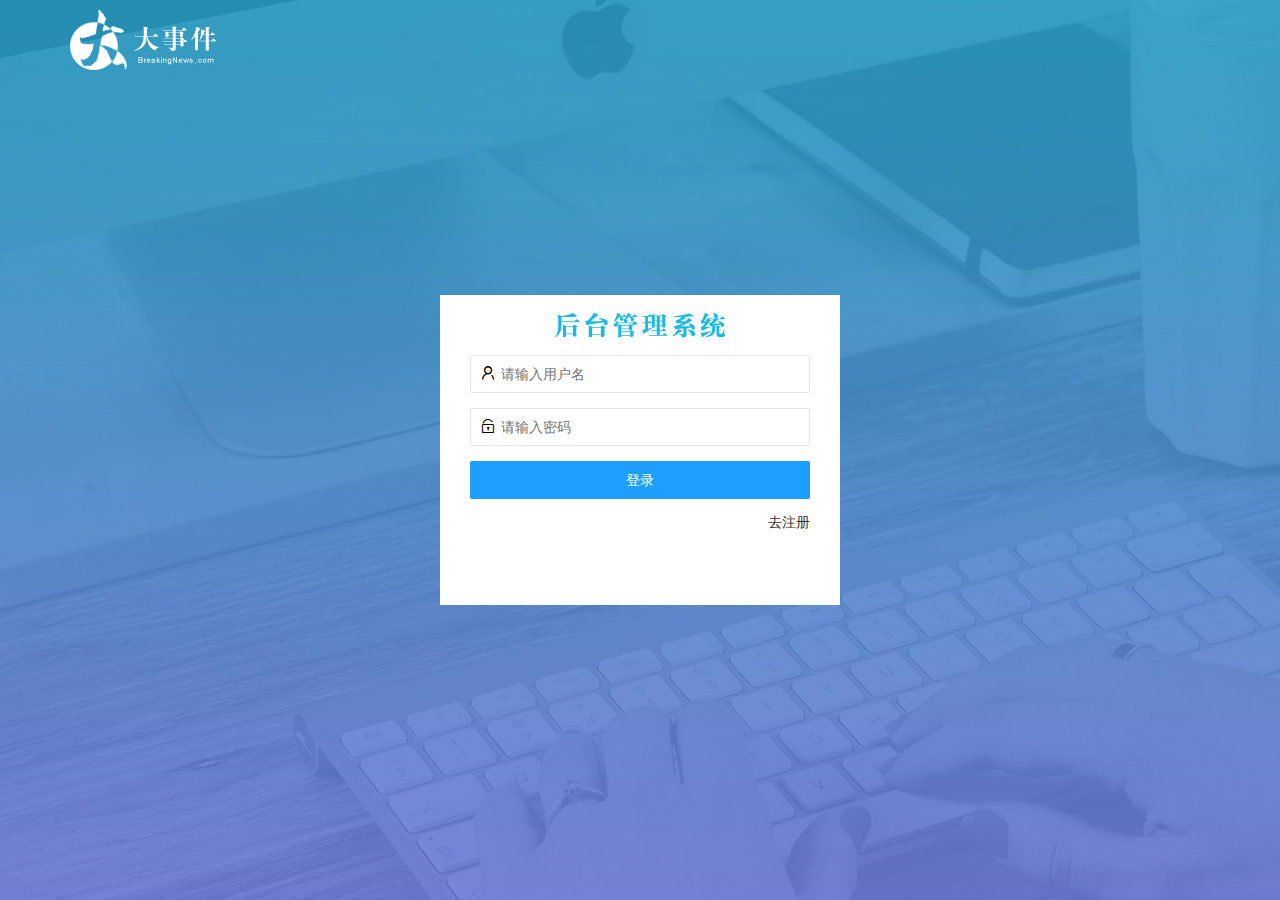
<file: home/index.html>
<!DOCTYPE html>
<html>

<head>
    <meta charset="utf-8">
    <meta name="viewport" content="width=device-width, initial-scale=1, maximum-scale=1">
    <title>layout 后台大布局 - Layui</title>
    <script>
        if (!localStorage.getItem("token")) {
            location.href = "/home/login.html"
        }
    </script>
    <link rel="stylesheet" href="/assets/lib/layui/css/layui.css">
    <link rel="stylesheet" href="/assets/fonts/iconfont.css">

    <!-- 书写css -->
    <link rel="stylesheet" href="/assets/css/index.css">
</head>

<body class="layui-layout-body">
    <div class="layui-layout layui-layout-admin">
        <div class="layui-header">
            <div class="layui-logo">layui 后台布局</div>
            <!-- 头部区域（可配合layui已有的水平导航） -->

            <ul class="layui-nav layui-layout-right">
                <li class="layui-nav-item">
                    <a href="javascript:;">
                        <img src="http://t.cn/RCzsdCq" class="layui-nav-img"><span class="text_avatar">D</span>个人中心</a>
                    <dl class="layui-nav-child">
                        <dd><a href="/user/user_info.html" target="box">基本资料</a></dd>
                        <dd><a href="/user/user_avatar.html" target="box">更换头像</a></dd>
                        <dd><a href="/user/user_pwd.html" target="box">重置密码</a></dd>
                    </dl>
                </li>
                <li class="layui-nav-item"><a href="Javascript:;" id="logoutBtn"><span
                            class="iconfont icon-tuichu"></span>退出</a>
                </li>
            </ul>
        </div>

        <div class="layui-side layui-bg-black">
            <div class="layui-side-scroll">
                <!-- 头像和昵称区域 -->
                <div class="userinfo">
                    <img src="http://t.cn/RCzsdCq" class="layui-nav-img">

                    <!-- 文字头像 -->
                    <span class="text_avatar">D</span>

                    <!-- 昵称 -->
                    <span id="welcome">欢迎 abc</span>
                </div>
                <!-- 左侧导航区域（可配合layui已有的垂直导航） -->
                <ul class="layui-nav layui-nav-tree" lay-filter="test" lay-shrink="all">
                    <li class="layui-nav-item layui-nav-itemed"><a target="box" href="/home/dashboard.html"><span
                                class="iconfont icon-home"></span>首页</a></li>
                    <li class="layui-nav-item">
                        <a href="javascript:;"><span class="iconfont icon-16"></span>文章管理</a>
                        <dl class="layui-nav-child">
                            <dd><a href="javascript:;" target="box"><i class="layui-icon layui-icon-app"></i>文章类别</a>
                            </dd>
                            <dd><a href="javascript:;"><i class="layui-icon layui-icon-app"></i>文章列表</a></dd>
                            <dd><a href="javascript:;"><i class="layui-icon layui-icon-app"></i>发布文章</a></dd>
                        </dl>
                    </li>

                    <li class="layui-nav-item">
                        <a href="javascript:;"><span class="iconfont icon-user"></span>个人中心</a>
                        <dl class="layui-nav-child">
                            <dd><a href="javascript:;" target="box"><i class="layui-icon layui-icon-app"></i> 基本资料</a>
                            </dd>
                            <dd><a href="javascript:;" target="box"><i class="layui-icon layui-icon-app"></i> 更换头像</a>
                            </dd>
                            <dd><a href="javascript:;" target="box"><i class="layui-icon layui-icon-app"></i> 重置密码</a>
                            </dd>
                        </dl>
                    </li>
                </ul>
            </div>
        </div>

        <div class="layui-body">
            <!-- 内容主体区域 -->
            <iframe name="box" src="/article/art_cate.html" frameborder="0"></iframe>
        </div>

        <div class="layui-footer">
            <!-- 底部固定区域 -->
            © layui.com - 底部固定区域
        </div>
    </div>
    <script src="/assets/lib/layui/layui.all.js"></script>
    <script src="/assets/lib/axios.min.js"></script>
    <script src="/assets/lib/jquery.js"></script>
    <script src="/assets/js/ajaxBase.js"></script>
    <!-- 引入书写js文件 -->
    <script src="/assets/js/index.js"></script>

</body>

</html>
</file>
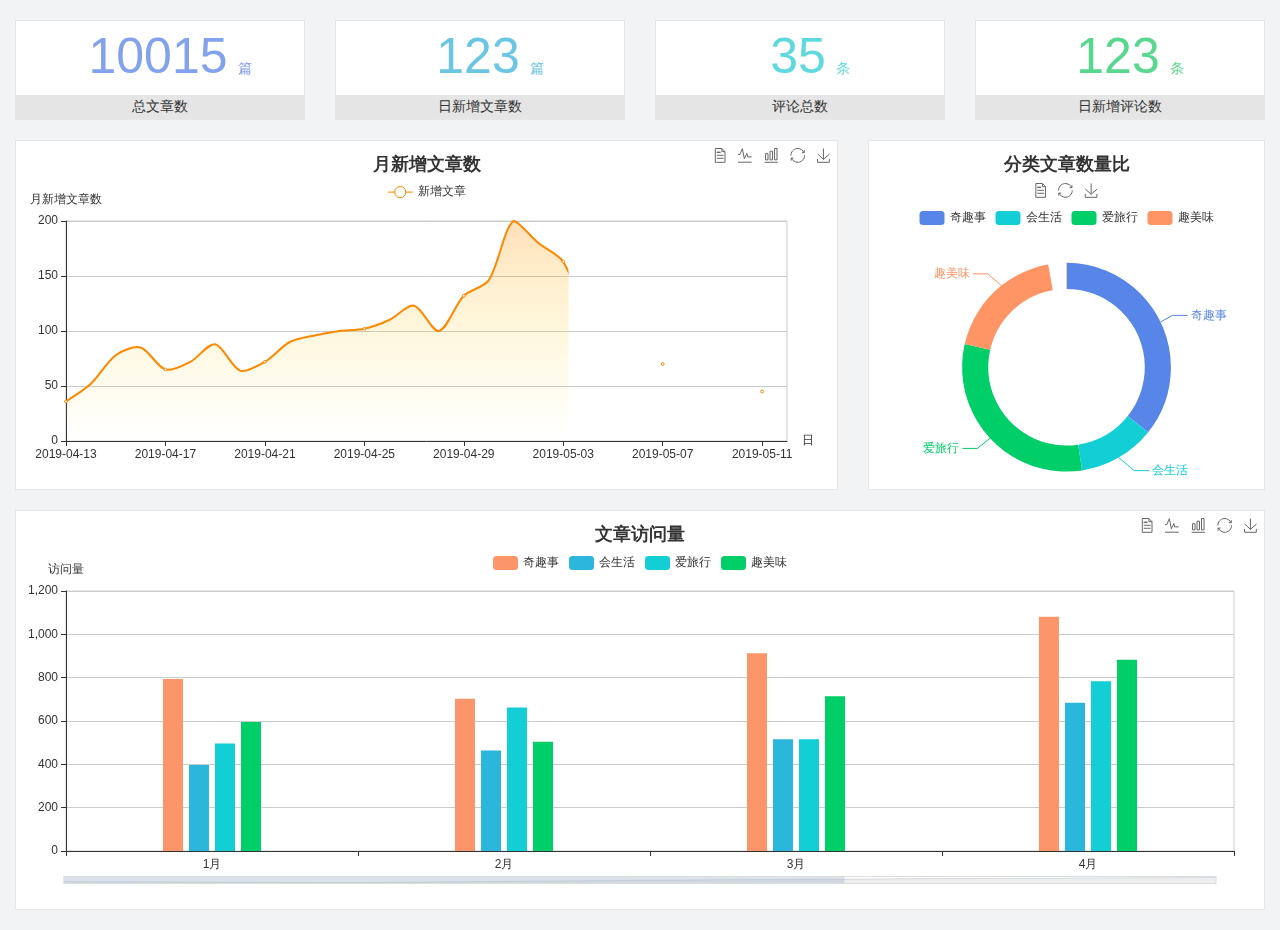
<file: home/dashboard.html>
<!DOCTYPE html>
<html lang="en">

<head>
  <meta charset="UTF-8">
  <meta name="viewport" content="width=device-width, initial-scale=1.0">
  <meta http-equiv="X-UA-Compatible" content="ie=edge">
  <title>图表统计</title>
  <link rel="stylesheet" href="../../assets/lib/bootstrap.css" />
  <link rel="stylesheet" href="../../assets/lib/main.css" />
  <script src="../../assets/lib/jquery.js"></script>
  <script type="text/javascript" src="../../assets/lib/echarts.min.js"></script>
</head>

<body>
  <div class="container-fluid">
    <div class="row spannel_list">
      <div class="col-sm-3 col-xs-6">
        <div class="spannel">
          <em>10015</em><span>篇</span>
          <b>总文章数</b>
        </div>
      </div>
      <div class="col-sm-3 col-xs-6">
        <div class="spannel scolor01">
          <em>123</em><span>篇</span>
          <b>日新增文章数</b>
        </div>
      </div>
      <div class="col-sm-3 col-xs-6">
        <div class="spannel scolor02">
          <em>35</em><span>条</span>
          <b>评论总数</b>
        </div>
      </div>
      <div class="col-sm-3 col-xs-6">
        <div class="spannel scolor03">
          <em>123</em><span>条</span>
          <b>日新增评论数</b>
        </div>
      </div>
    </div>
  </div>

  <div class="container-fluid">
    <div class="row curve-pie">
      <div class="col-lg-8 col-md-8">
        <div class="gragh_pannel" id="curve_show"></div>
      </div>
      <div class="col-lg-4 col-md-4">
        <div class="gragh_pannel" id="pie_show"></div>
      </div>
    </div>
  </div>

  <div class="container-fluid">
    <div class="column_pannel" id="column_show"></div>
  </div>

  <script>
    var oChart = echarts.init(document.getElementById('curve_show'));
    var aList_all = [
      { 'count': 36, 'date': '2019-04-13' },
      { 'count': 52, 'date': '2019-04-14' },
      { 'count': 78, 'date': '2019-04-15' },
      { 'count': 85, 'date': '2019-04-16' },
      { 'count': 65, 'date': '2019-04-17' },
      { 'count': 72, 'date': '2019-04-18' },
      { 'count': 88, 'date': '2019-04-19' },
      { 'count': 64, 'date': '2019-04-20' },
      { 'count': 72, 'date': '2019-04-21' },
      { 'count': 90, 'date': '2019-04-22' },
      { 'count': 96, 'date': '2019-04-23' },
      { 'count': 100, 'date': '2019-04-24' },
      { 'count': 102, 'date': '2019-04-25' },
      { 'count': 110, 'date': '2019-04-26' },
      { 'count': 123, 'date': '2019-04-27' },
      { 'count': 100, 'date': '2019-04-28' },
      { 'count': 132, 'date': '2019-04-29' },
      { 'count': 146, 'date': '2019-04-30' },
      { 'count': 200, 'date': '2019-05-01' },
      { 'count': 180, 'date': '2019-05-02' },
      { 'count': 163, 'date': '2019-05-03' },
      { 'count': 110, 'date': '2019-05-04' },
      { 'count': 80, 'date': '2019-05-05' },
      { 'count': 82, 'date': '2019-05-06' },
      { 'count': 70, 'date': '2019-05-07' },
      { 'count': 65, 'date': '2019-05-08' },
      { 'count': 54, 'date': '2019-05-09' },
      { 'count': 40, 'date': '2019-05-10' },
      { 'count': 45, 'date': '2019-05-11' },
      { 'count': 38, 'date': '2019-05-12' },
    ];

    let aCount = [];
    let aDate = [];

    for (var i = 0; i < aList_all.length; i++) {
      aCount.push(aList_all[i].count);
      aDate.push(aList_all[i].date);
    }

    var chartopt = {
      title: {
        text: '月新增文章数',
        left: 'center',
        top: '10'
      },
      tooltip: {
        trigger: 'axis'
      },
      legend: {
        data: ['新增文章'],
        top: '40'
      },
      toolbox: {
        show: true,
        feature: {
          mark: { show: true },
          dataView: { show: true, readOnly: false },
          magicType: { show: true, type: ['line', 'bar'] },
          restore: { show: true },
          saveAsImage: { show: true }
        }
      },
      calculable: true,
      xAxis: [
        {
          name: '日',
          type: 'category',
          boundaryGap: false,
          data: aDate
        }
      ],
      yAxis: [
        {
          name: '月新增文章数',
          type: 'value'
        }
      ],
      series: [
        {
          name: '新增文章',
          type: 'line',
          smooth: true,
          itemStyle: { normal: { areaStyle: { type: 'default' }, color: '#f80' }, lineStyle: { color: '#f80' } },
          data: aCount
        }],
      areaStyle: {
        normal: {
          color: new echarts.graphic.LinearGradient(0, 0, 0, 1, [{
            offset: 0,
            color: 'rgba(255,136,0,0.39)'
          }, {
            offset: .34,
            color: 'rgba(255,180,0,0.25)'
          }, {
            offset: 1,
            color: 'rgba(255,222,0,0.00)'
          }])

        }
      },
      grid: {
        show: true,
        x: 50,
        x2: 50,
        y: 80,
        height: 220
      }
    };

    oChart.setOption(chartopt);


    var oPie = echarts.init(document.getElementById('pie_show'));
    var oPieopt =
    {
      title: {
        top: 10,
        text: '分类文章数量比',
        x: 'center'
      },
      tooltip: {
        trigger: 'item',
        formatter: "{a} <br/>{b} : {c} ({d}%)"
      },
      color: ['#5885e8', '#13cfd5', '#00ce68', '#ff9565'],
      legend: {
        x: 'center',
        top: 65,
        data: ['奇趣事', '会生活', '爱旅行', '趣美味']
      },
      toolbox: {
        show: true,
        x: 'center',
        top: 35,
        feature: {
          mark: { show: true },
          dataView: { show: true, readOnly: false },
          magicType: {
            show: true,
            type: ['pie', 'funnel'],
            option: {
              funnel: {
                x: '25%',
                width: '50%',
                funnelAlign: 'left',
                max: 1548
              }
            }
          },
          restore: { show: true },
          saveAsImage: { show: true }
        }
      },
      calculable: true,
      series: [
        {
          name: '访问来源',
          type: 'pie',
          radius: ['45%', '60%'],
          center: ['50%', '65%'],
          data: [
            { value: 300, name: '奇趣事' },
            { value: 100, name: '会生活' },
            { value: 260, name: '爱旅行' },
            { value: 180, name: '趣美味' }
          ]
        }
      ]
    };
    oPie.setOption(oPieopt);



    var oColumn = this.echarts.init(document.getElementById('column_show'));
    var oColumnopt =
    {
      title: {
        text: '文章访问量',
        left: 'center',
        top: '10'
      },
      tooltip: {
        trigger: 'axis'
      },
      legend: {
        data: ['奇趣事', '会生活', '爱旅行', '趣美味'],
        top: '40'
      },
      toolbox: {
        show: true,
        feature: {
          mark: { show: true },
          dataView: { show: true, readOnly: false },
          magicType: { show: true, type: ['line', 'bar'] },
          restore: { show: true },
          saveAsImage: { show: true }
        }
      },
      calculable: true,
      xAxis: [
        {
          type: 'category',
          data: ['1月', '2月', '3月', '4月', '5月']
        }
      ],
      yAxis: [
        {
          name: '访问量',
          type: 'value'
        }
      ],
      series: [
        {
          name: '奇趣事',
          type: 'bar',
          barWidth: 20,
          itemStyle: {
            normal: { areaStyle: { type: 'default' }, color: '#fd956a' }
          },
          data: [800, 708, 920, 1090, 1200]
        },
        {
          name: '会生活',
          type: 'bar',
          barWidth: 20,
          itemStyle: {
            normal: { areaStyle: { type: 'default' }, color: '#2bb6db' }
          },
          data: [400, 468, 520, 690, 800]
        },
        {
          name: '爱旅行',
          type: 'bar',
          barWidth: 20,
          itemStyle: {
            normal: { areaStyle: { type: 'default' }, color: '#13cfd5' }
          },
          data: [500, 668, 520, 790, 900]
        },
        {
          name: '趣美味',
          type: 'bar',
          barWidth: 20,
          itemStyle: {
            normal: { areaStyle: { type: 'default' }, color: '#00ce68' }
          },
          data: [600, 508, 720, 890, 1000]
        }
      ],
      grid: {
        show: true,
        x: 50,
        x2: 30,
        y: 80,
        height: 260
      },
      dataZoom: [//给x轴设置滚动条
        {
          start: 0,//默认为0
          end: 100 - 1000 / 31,//默认为100
          type: 'slider',
          show: true,
          xAxisIndex: [0],
          handleSize: 0,//滑动条的 左右2个滑动条的大小
          height: 8,//组件高度
          left: 45, //左边的距离
          right: 50,//右边的距离
          bottom: 26,//右边的距离
          handleColor: '#ddd',//h滑动图标的颜色
          handleStyle: {
            borderColor: "#cacaca",
            borderWidth: "1",
            shadowBlur: 2,
            background: "#ddd",
            shadowColor: "#ddd",
          }
        }]
    };
    oColumn.setOption(oColumnopt);
  </script>
</body>

</html>
</file>
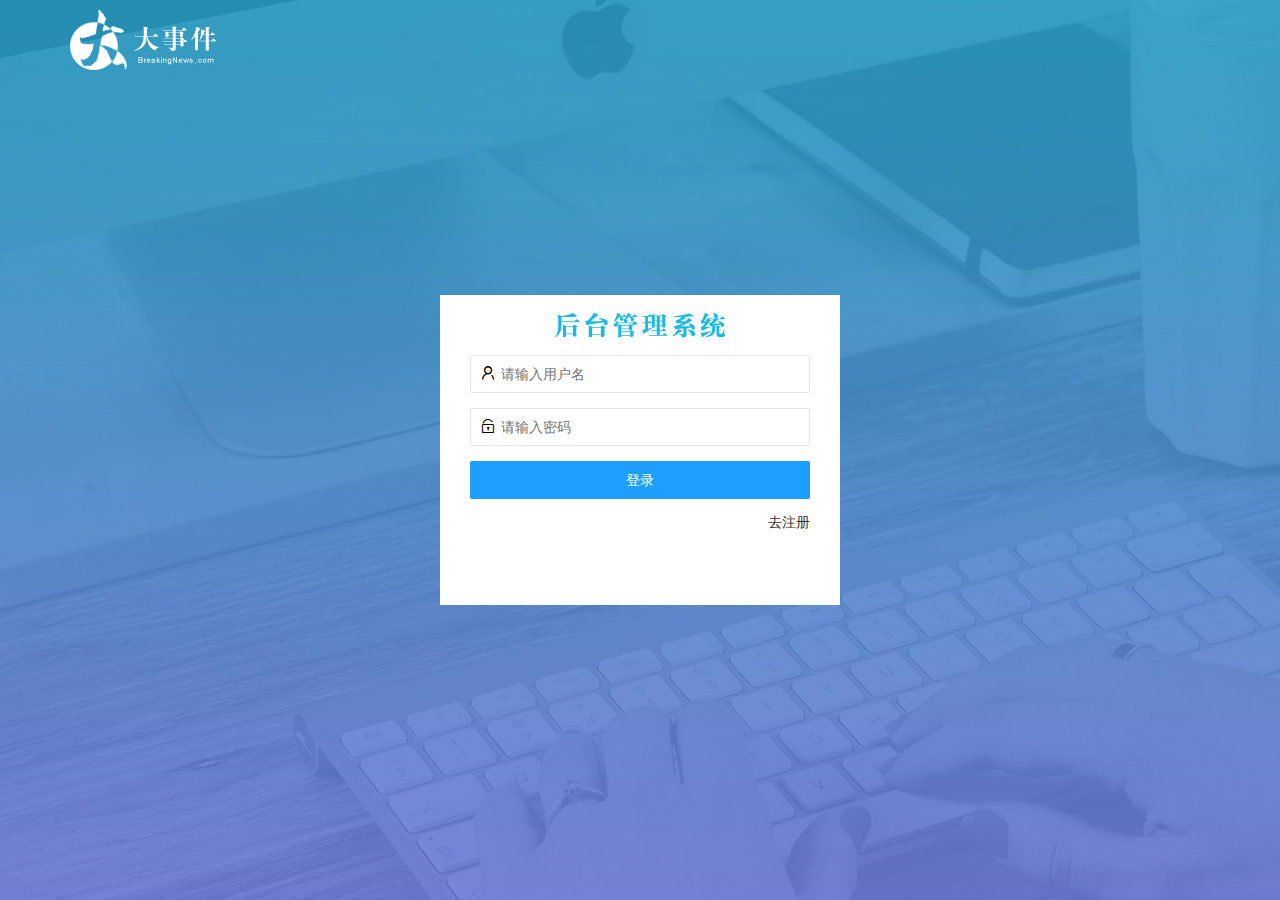
<file: home/login.html>
<!DOCTYPE html>
<html lang="en">

<head>
    <meta charset="UTF-8">
    <meta name="viewport" content="width=device-width, initial-scale=1.0">
    <title>大事件注册</title>
    <link rel="stylesheet" href="/assets/lib/layui/css/layui.css">
    <link rel="stylesheet" href="/assets/css/login.css">

</head>

<body>
    <div class="layui-main">
        <img src="/assets/images/logo.png" alt="">
    </div>
    <!-- 登录注册框 -->
    <div class="loginAndRegi">
        <div class="title"></div>
        <!-- 登录界面 -->
        <div class="loginBox">
            <form class="layui-form" action="">
                <div class="layui-form-item">
                    <i class="layui-icon layui-icon-username"></i>
                    <input type="text" name="username" required lay-verify="required" placeholder="请输入用户名"
                        autocomplete="off" class="layui-input">
                </div>
                <div class="layui-form-item">
                    <i class="layui-icon layui-icon-password"></i>
                    <input type="password" name="password" required lay-verify="required" placeholder="请输入密码"
                        autocomplete="off" class="layui-input">
                </div>
                <div class="layui-form-item">
                    <button class="layui-btn  layui-btn-normal layui-btn-fluid" lay-submit
                        lay-filter="formDemo">登录</button>
                </div>
                <a href="javascript:;" id="gotoRegi">去注册</a>
            </form>
        </div>
        <!-- 注册界面 -->
        <div class="regiBox">
            <form class="layui-form" action="">
                <div class="layui-form-item">
                    <i class="layui-icon layui-icon-username"></i>
                    <input type="text" name="username" required lay-verify="required" placeholder="请输入用户名"
                        autocomplete="off" class="layui-input">
                </div>
                <div class="layui-form-item">
                    <i class="layui-icon layui-icon-password"></i>
                    <input type="password" name="password" required lay-verify="required" placeholder="请输入密码"
                        autocomplete="off" class="layui-input">
                </div>
                <div class="layui-form-item">
                    <i class="layui-icon layui-icon-password"></i>
                    <input type="password" name="repassword" required lay-verify="required" placeholder="请输入密码"
                        autocomplete="off" class="layui-input">
                </div>

                <div class="layui-form-item">
                    <button class="layui-btn  layui-btn-normal layui-btn-fluid" lay-submit
                        lay-filter="formDemo">注册</button>
                </div>
                <a href="javascript:;" id="gotoLogin">去登录</a>
            </form>

        </div>

    </div>
    <!-- 插件 -->
    <script src="/assets/lib/jquery.js"></script>
    <script src="/assets/lib/layui/layui.all.js"></script>
    <script src="/assets/lib/axios.min.js"></script>
    <script src="/assets/js/ajaxBase.js"></script>

    <!-- 书写js文件 -->
    <script src="/assets/js/login.js"></script>

</body>

</html>
</file>
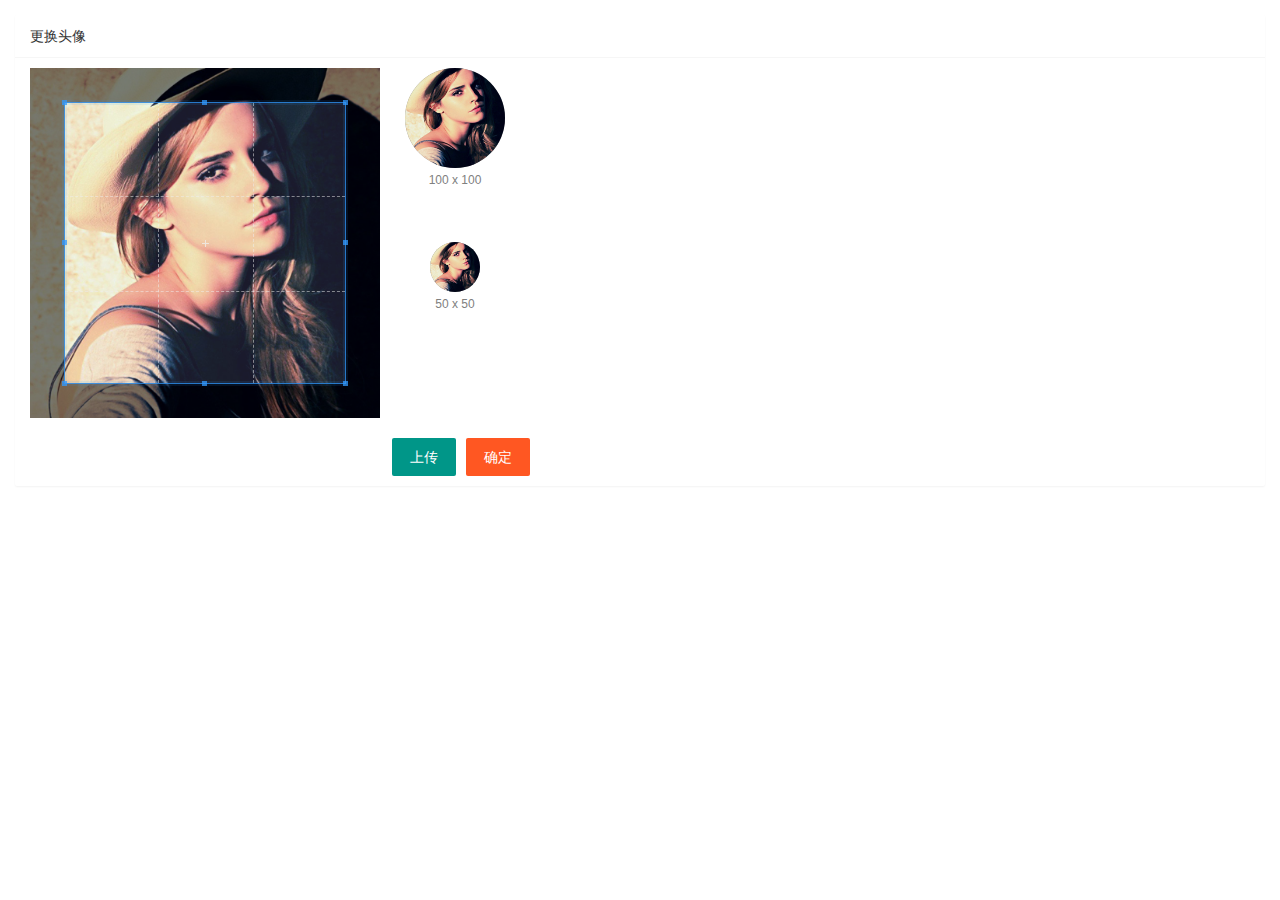
<file: user/user_avatar.html>
<!DOCTYPE html>
<html lang="en">

<head>
  <meta charset="UTF-8">
  <meta name="viewport" content="width=device-width, initial-scale=1.0">
  <title>Document</title>
  <link rel="stylesheet" href="/assets/lib/layui/css/layui.css">
  <link rel="stylesheet" href="/assets/lib/cropper/cropper.css" />

  <link rel="stylesheet" href="/assets/css/user/user_avatar.css">
</head>

<body>
  <div class="layui-card">
    <div class="layui-card-header">更换头像</div>
    <div class="layui-card-body">
      <!-- 第一行的图片裁剪和预览区域 -->
      <div class="row1">
        <!-- 图片裁剪区域 -->
        <div class="cropper-box">
          <!-- 这个 img 标签很重要，将来会把它初始化为裁剪区域 -->
          <img id="image" src="/assets/images/sample.jpg" />
        </div>
        <!-- 图片的预览区域 -->
        <div class="preview-box">
          <div>
            <!-- 宽高为 100px 的预览区域 -->
            <div class="img-preview w100"></div>
            <p class="size">100 x 100</p>
          </div>
          <div>
            <!-- 宽高为 50px 的预览区域 -->
            <div class="img-preview w50"></div>
            <p class="size">50 x 50</p>
          </div>
        </div>
      </div>

      <!-- 第二行的按钮区域 -->
      <div class="row2">
        <input id="file" class="layui-hide" type="file" accept="image/*">
        <button type="button" id="chooseBtn" class="layui-btn">上传</button>
        <button type="button" id="sureBtn" class="layui-btn layui-btn-danger">确定</button>
      </div>
    </div>
  </div>



  <script src="/assets/lib/layui/layui.all.js"></script>
  <script src="/assets/lib/jquery.js"></script>
  <script src="/assets/lib/axios.min.js"></script>
  <script src="/assets/js/ajaxBase.js"></script>

  <!-- 以下两个js是图片裁切插件的脚本 -->
  <script src="/assets/lib/cropper/Cropper.js"></script>
  <script src="/assets/lib/cropper/jquery-cropper.js"></script>

  <script src="/assets/js/user/user_avatar.js"></script>

</body>

</html>
</file>
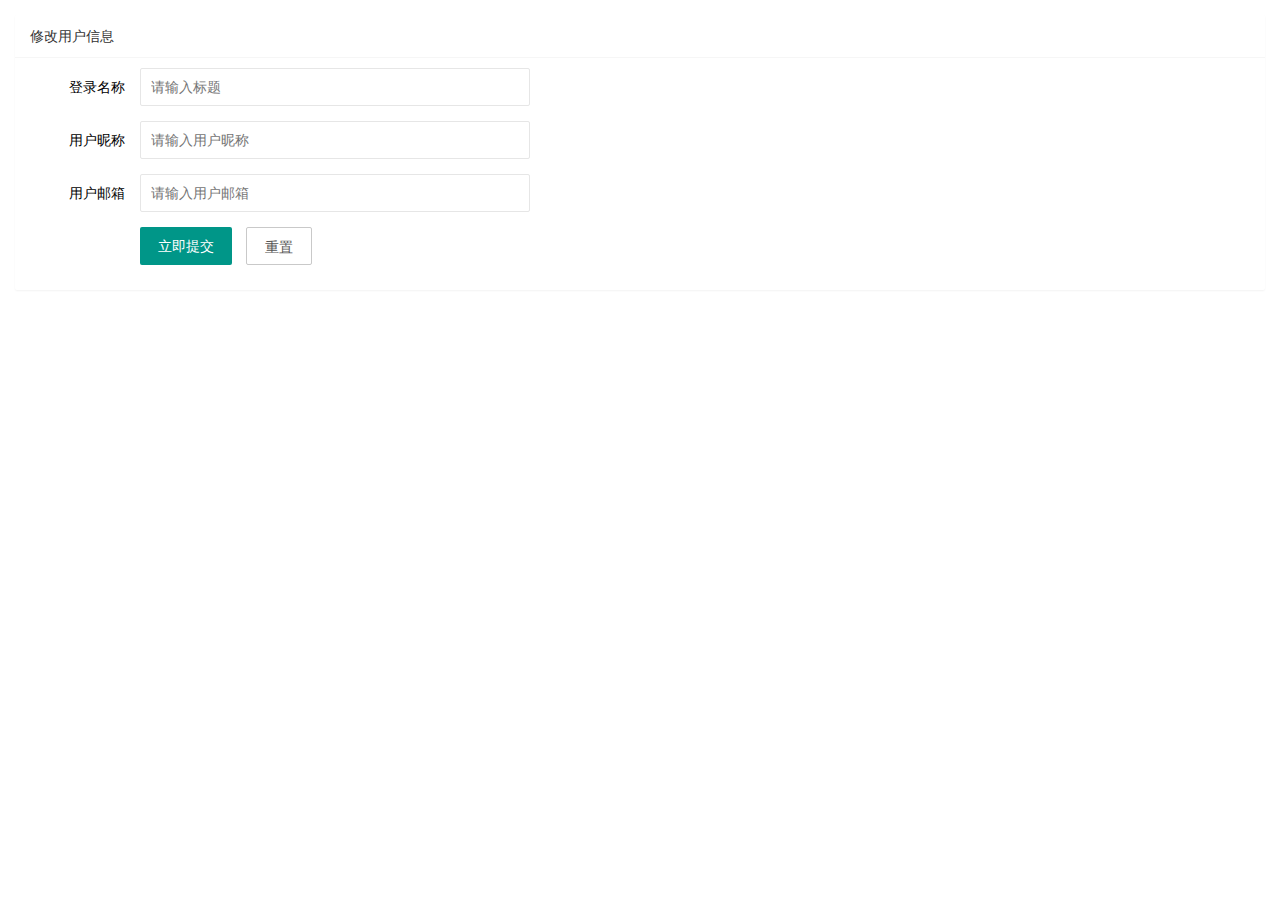
<file: user/user_info.html>
<!DOCTYPE html>
<html lang="en">

<head>
    <meta charset="UTF-8">
    <meta name="viewport" content="width=device-width, initial-scale=1.0">
    <title>Document</title>
    <link rel="stylesheet" href="/assets/lib/layui/css/layui.css">
    <link rel="stylesheet" href="/assets/css/user/user_info.css">
</head>

<body>
    <div class="layui-card">
        <div class="layui-card-header">修改用户信息</div>
        <div class="layui-card-body">
            <!-- 表单 -->
            <form id="form" class="layui-form" lay-filter="form" action="">
                <!-- 放置id -->
                <div class="layui-form-item layui-hide">
                    <label class="layui-form-label">用户的id</label>
                    <div class="layui-input-block">
                        <input type="text" name="id" readonly required lay-verify="required" placeholder="请输入标题"
                            autocomplete="off" class="layui-input">
                    </div>
                </div>
                <div class="layui-form-item">
                    <label class="layui-form-label">登录名称</label>
                    <div class="layui-input-block">
                        <input type="text" name="username" readonly required lay-verify="required" placeholder="请输入标题"
                            autocomplete="off" class="layui-input">
                    </div>
                </div>
                <div class="layui-form-item">
                    <label class="layui-form-label">用户昵称</label>
                    <div class="layui-input-block">
                        <input type="text" name="nickname" required lay-verify="required|nickname" placeholder="请输入用户昵称"
                            autocomplete="off" class="layui-input">
                    </div>
                </div>
                <div class="layui-form-item">
                    <label class="layui-form-label">用户邮箱
                    </label>
                    <div class="layui-input-block">
                        <input type="text" name="email" required lay-verify="required|email" placeholder="请输入用户邮箱"
                            autocomplete="off" class="layui-input">
                    </div>
                </div>
                <div class="layui-form-item">
                    <div class="layui-input-block">
                        <button class="layui-btn" lay-submit lay-filter="formDemo">立即提交</button>
                        <button type="reset" id="resetBtn" class="layui-btn layui-btn-primary">重置</button>
                    </div>
                </div>
            </form>
        </div>
    </div>

    <script src="/assets/lib/layui/layui.all.js"></script>
    <script src="/assets/lib/jquery.js"></script>
    <script src="/assets/lib/axios.min.js"></script>
    <script src="/assets/js/ajaxBase.js"></script>

    <script src="/assets/js/user/user_info.js"></script>
</file>
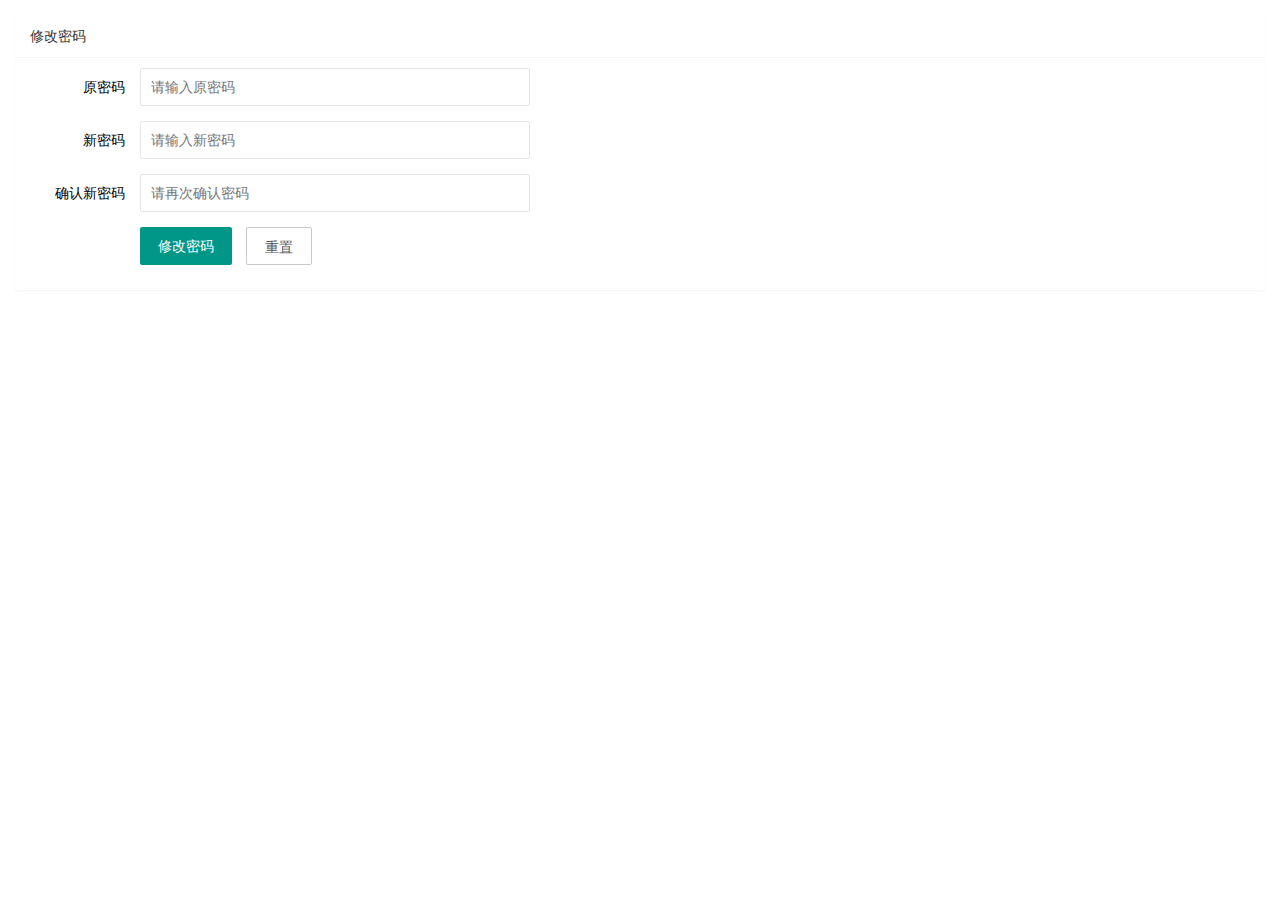
<file: user/user_pwd.html>
<!DOCTYPE html>
<html lang="en">

<head>
  <meta charset="UTF-8">
  <meta name="viewport" content="width=device-width, initial-scale=1.0">
  <title>Document</title>
  <link rel="stylesheet" href="/assets/lib/layui/css/layui.css">
  <link rel="stylesheet" href="/assets/css/user/user_pwd.css">
</head>

<body>
  <div class="layui-card">
    <div class="layui-card-header">修改密码</div>
    <div class="layui-card-body">
      <!-- 表单 -->
      <form id="form" class="layui-form" lay-filter="form" action="">
        <div class="layui-form-item">
          <label class="layui-form-label">原密码</label>
          <div class="layui-input-block">
            <input type="password" name="oldPwd" required lay-verify="required|pass" placeholder="请输入原密码"
              autocomplete="off" class="layui-input">
          </div>
        </div>
        <div class="layui-form-item">
          <label class="layui-form-label">新密码</label>
          <div class="layui-input-block">
            <input type="password" name="newPwd" required lay-verify="required|pass|newPwd" placeholder="请输入新密码"
              autocomplete="off" class="layui-input">
          </div>
        </div>
        <div class="layui-form-item">
          <label class="layui-form-label">确认新密码
          </label>
          <div class="layui-input-block">
            <input type="password" name="reNewPwd" required lay-verify="required|pass|reNewPwd" placeholder="请再次确认密码"
              autocomplete="off" class="layui-input">
          </div>
        </div>
        <div class="layui-form-item">
          <div class="layui-input-block">
            <button class="layui-btn" lay-submit lay-filter="formDemo">修改密码</button>
            <button type="reset" id="resetBtn" class="layui-btn layui-btn-primary">重置</button>
          </div>
        </div>
      </form>
    </div>
  </div>

  <script src="/assets/lib/layui/layui.all.js"></script>
  <script src="/assets/lib/jquery.js"></script>
  <script src="/assets/lib/axios.min.js"></script>
  <script src="/assets/js/ajaxBase.js"></script>

  <script src="/assets/js/user/user_pwd.js"></script>

</body>

</html>
</file>
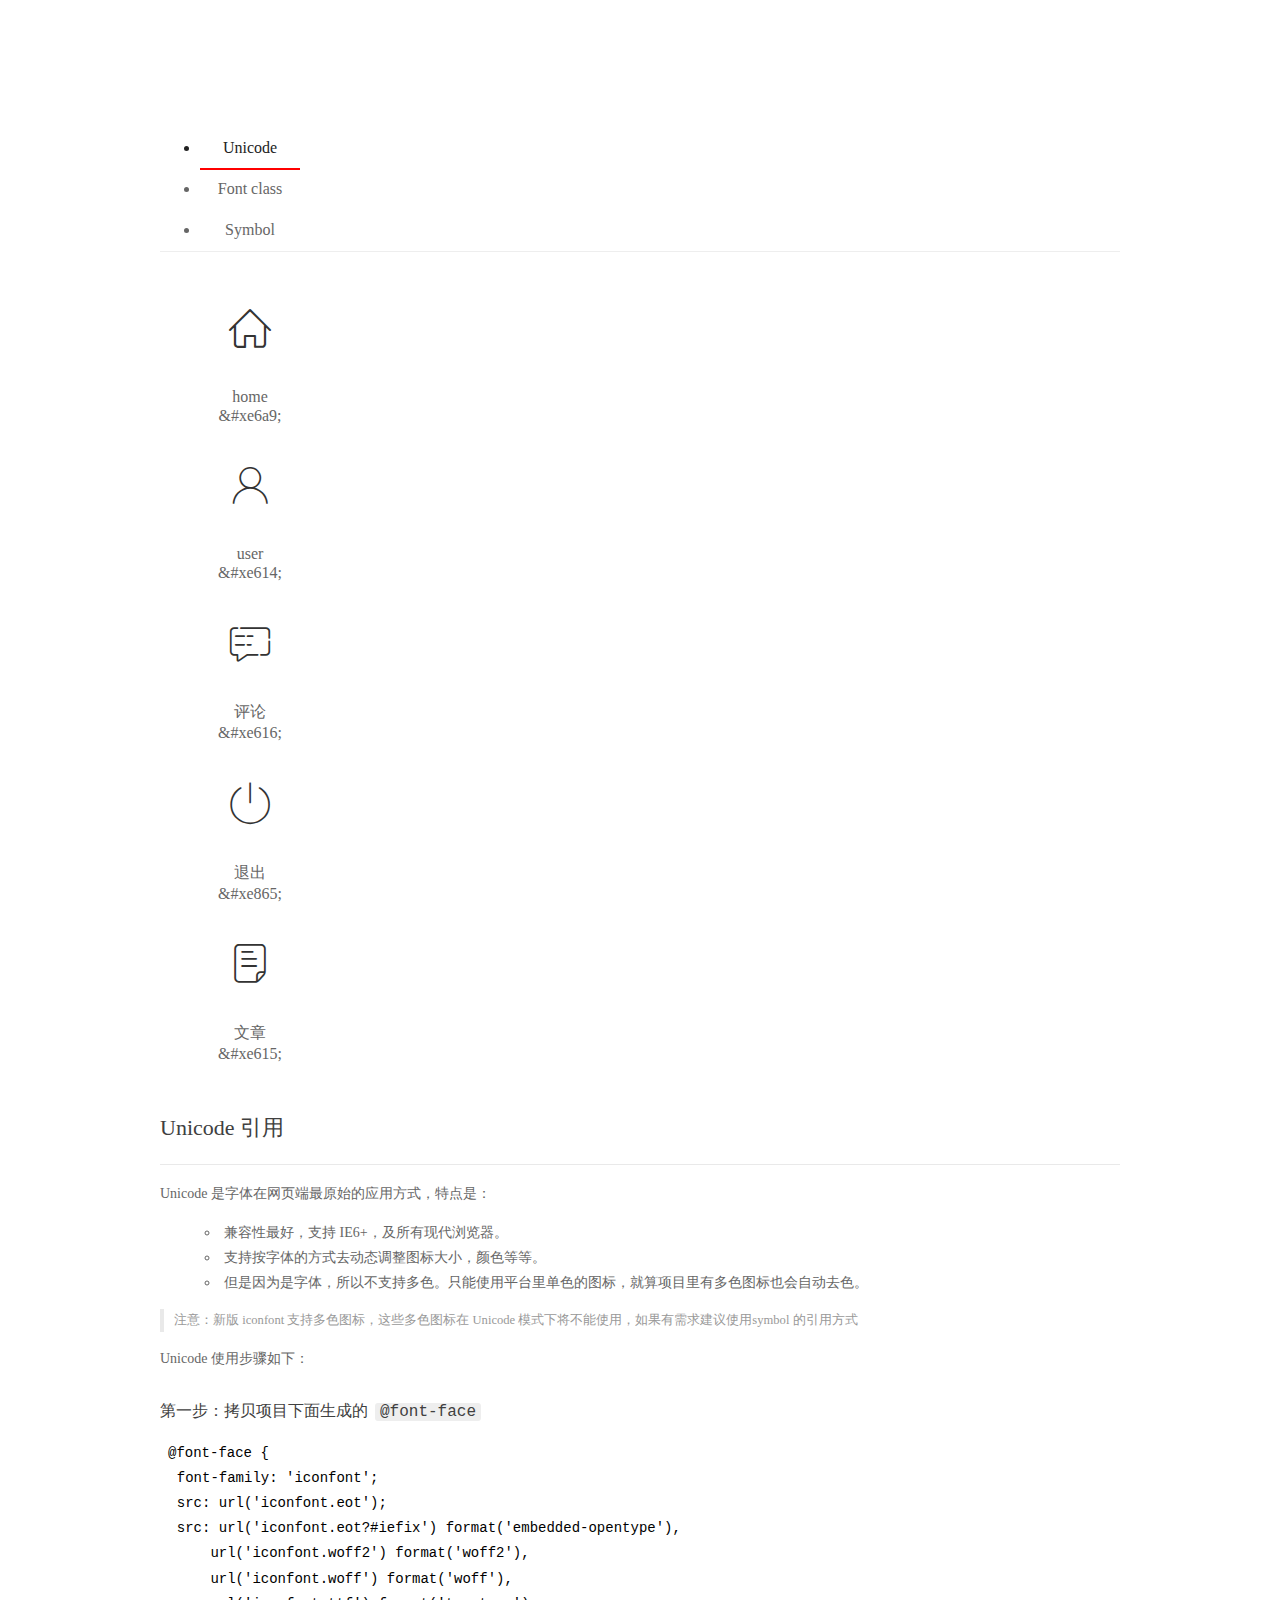
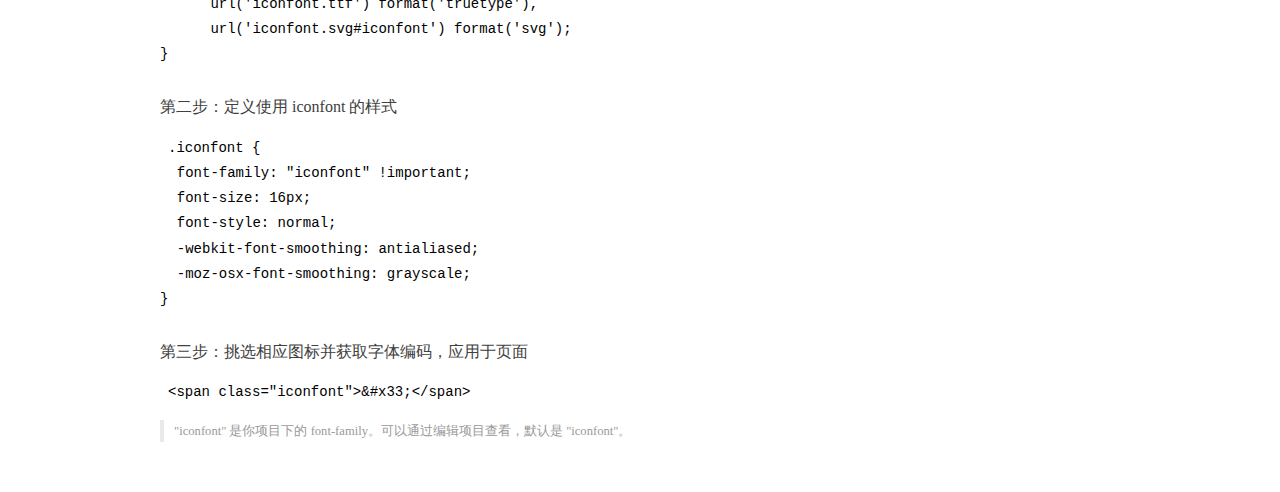
<file: assets/fonts/demo_index.html>
<!DOCTYPE html>
<html>
<head>
  <meta charset="utf-8"/>
  <title>IconFont Demo</title>
  <link rel="shortcut icon" href="https://gtms04.alicdn.com/tps/i4/TB1_oz6GVXXXXaFXpXXJDFnIXXX-64-64.ico" type="image/x-icon"/>
  <link rel="stylesheet" href="https://g.alicdn.com/thx/cube/1.3.2/cube.min.css">
  <link rel="stylesheet" href="demo.css">
  <link rel="stylesheet" href="iconfont.css">
  <script src="iconfont.js"></script>
  <!-- jQuery -->
  <script src="https://a1.alicdn.com/oss/uploads/2018/12/26/7bfddb60-08e8-11e9-9b04-53e73bb6408b.js"></script>
  <!-- 代码高亮 -->
  <script src="https://a1.alicdn.com/oss/uploads/2018/12/26/a3f714d0-08e6-11e9-8a15-ebf944d7534c.js"></script>
</head>
<body>
  <div class="main">
    <h1 class="logo"><a href="https://www.iconfont.cn/" title="iconfont 首页" target="_blank">&#xe86b;</a></h1>
    <div class="nav-tabs">
      <ul id="tabs" class="dib-box">
        <li class="dib active"><span>Unicode</span></li>
        <li class="dib"><span>Font class</span></li>
        <li class="dib"><span>Symbol</span></li>
      </ul>
      
    </div>
    <div class="tab-container">
      <div class="content unicode" style="display: block;">
          <ul class="icon_lists dib-box">
          
            <li class="dib">
              <span class="icon iconfont">&#xe6a9;</span>
                <div class="name">home</div>
                <div class="code-name">&amp;#xe6a9;</div>
              </li>
          
            <li class="dib">
              <span class="icon iconfont">&#xe614;</span>
                <div class="name">user</div>
                <div class="code-name">&amp;#xe614;</div>
              </li>
          
            <li class="dib">
              <span class="icon iconfont">&#xe616;</span>
                <div class="name">评论</div>
                <div class="code-name">&amp;#xe616;</div>
              </li>
          
            <li class="dib">
              <span class="icon iconfont">&#xe865;</span>
                <div class="name">退出</div>
                <div class="code-name">&amp;#xe865;</div>
              </li>
          
            <li class="dib">
              <span class="icon iconfont">&#xe615;</span>
                <div class="name">文章</div>
                <div class="code-name">&amp;#xe615;</div>
              </li>
          
          </ul>
          <div class="article markdown">
          <h2 id="unicode-">Unicode 引用</h2>
          <hr>

          <p>Unicode 是字体在网页端最原始的应用方式，特点是：</p>
          <ul>
            <li>兼容性最好，支持 IE6+，及所有现代浏览器。</li>
            <li>支持按字体的方式去动态调整图标大小，颜色等等。</li>
            <li>但是因为是字体，所以不支持多色。只能使用平台里单色的图标，就算项目里有多色图标也会自动去色。</li>
          </ul>
          <blockquote>
            <p>注意：新版 iconfont 支持多色图标，这些多色图标在 Unicode 模式下将不能使用，如果有需求建议使用symbol 的引用方式</p>
          </blockquote>
          <p>Unicode 使用步骤如下：</p>
          <h3 id="-font-face">第一步：拷贝项目下面生成的 <code>@font-face</code></h3>
<pre><code class="language-css"
>@font-face {
  font-family: 'iconfont';
  src: url('iconfont.eot');
  src: url('iconfont.eot?#iefix') format('embedded-opentype'),
      url('iconfont.woff2') format('woff2'),
      url('iconfont.woff') format('woff'),
      url('iconfont.ttf') format('truetype'),
      url('iconfont.svg#iconfont') format('svg');
}
</code></pre>
          <h3 id="-iconfont-">第二步：定义使用 iconfont 的样式</h3>
<pre><code class="language-css"
>.iconfont {
  font-family: "iconfont" !important;
  font-size: 16px;
  font-style: normal;
  -webkit-font-smoothing: antialiased;
  -moz-osx-font-smoothing: grayscale;
}
</code></pre>
          <h3 id="-">第三步：挑选相应图标并获取字体编码，应用于页面</h3>
<pre>
<code class="language-html"
>&lt;span class="iconfont"&gt;&amp;#x33;&lt;/span&gt;
</code></pre>
          <blockquote>
            <p>"iconfont" 是你项目下的 font-family。可以通过编辑项目查看，默认是 "iconfont"。</p>
          </blockquote>
          </div>
      </div>
      <div class="content font-class">
        <ul class="icon_lists dib-box">
          
          <li class="dib">
            <span class="icon iconfont icon-home"></span>
            <div class="name">
              home
            </div>
            <div class="code-name">.icon-home
            </div>
          </li>
          
          <li class="dib">
            <span class="icon iconfont icon-user"></span>
            <div class="name">
              user
            </div>
            <div class="code-name">.icon-user
            </div>
          </li>
          
          <li class="dib">
            <span class="icon iconfont icon-pinglun"></span>
            <div class="name">
              评论
            </div>
            <div class="code-name">.icon-pinglun
            </div>
          </li>
          
          <li class="dib">
            <span class="icon iconfont icon-tuichu"></span>
            <div class="name">
              退出
            </div>
            <div class="code-name">.icon-tuichu
            </div>
          </li>
          
          <li class="dib">
            <span class="icon iconfont icon-16"></span>
            <div class="name">
              文章
            </div>
            <div class="code-name">.icon-16
            </div>
          </li>
          
        </ul>
        <div class="article markdown">
        <h2 id="font-class-">font-class 引用</h2>
        <hr>

        <p>font-class 是 Unicode 使用方式的一种变种，主要是解决 Unicode 书写不直观，语意不明确的问题。</p>
        <p>与 Unicode 使用方式相比，具有如下特点：</p>
        <ul>
          <li>兼容性良好，支持 IE8+，及所有现代浏览器。</li>
          <li>相比于 Unicode 语意明确，书写更直观。可以很容易分辨这个 icon 是什么。</li>
          <li>因为使用 class 来定义图标，所以当要替换图标时，只需要修改 class 里面的 Unicode 引用。</li>
          <li>不过因为本质上还是使用的字体，所以多色图标还是不支持的。</li>
        </ul>
        <p>使用步骤如下：</p>
        <h3 id="-fontclass-">第一步：引入项目下面生成的 fontclass 代码：</h3>
<pre><code class="language-html">&lt;link rel="stylesheet" href="./iconfont.css"&gt;
</code></pre>
        <h3 id="-">第二步：挑选相应图标并获取类名，应用于页面：</h3>
<pre><code class="language-html">&lt;span class="iconfont icon-xxx"&gt;&lt;/span&gt;
</code></pre>
        <blockquote>
          <p>"
            iconfont" 是你项目下的 font-family。可以通过编辑项目查看，默认是 "iconfont"。</p>
        </blockquote>
      </div>
      </div>
      <div class="content symbol">
          <ul class="icon_lists dib-box">
          
            <li class="dib">
                <svg class="icon svg-icon" aria-hidden="true">
                  <use xlink:href="#icon-home"></use>
                </svg>
                <div class="name">home</div>
                <div class="code-name">#icon-home</div>
            </li>
          
            <li class="dib">
                <svg class="icon svg-icon" aria-hidden="true">
                  <use xlink:href="#icon-user"></use>
                </svg>
                <div class="name">user</div>
                <div class="code-name">#icon-user</div>
            </li>
          
            <li class="dib">
                <svg class="icon svg-icon" aria-hidden="true">
                  <use xlink:href="#icon-pinglun"></use>
                </svg>
                <div class="name">评论</div>
                <div class="code-name">#icon-pinglun</div>
            </li>
          
            <li class="dib">
                <svg class="icon svg-icon" aria-hidden="true">
                  <use xlink:href="#icon-tuichu"></use>
                </svg>
                <div class="name">退出</div>
                <div class="code-name">#icon-tuichu</div>
            </li>
          
            <li class="dib">
                <svg class="icon svg-icon" aria-hidden="true">
                  <use xlink:href="#icon-16"></use>
                </svg>
                <div class="name">文章</div>
                <div class="code-name">#icon-16</div>
            </li>
          
          </ul>
          <div class="article markdown">
          <h2 id="symbol-">Symbol 引用</h2>
          <hr>

          <p>这是一种全新的使用方式，应该说这才是未来的主流，也是平台目前推荐的用法。相关介绍可以参考这篇<a href="">文章</a>
            这种用法其实是做了一个 SVG 的集合，与另外两种相比具有如下特点：</p>
          <ul>
            <li>支持多色图标了，不再受单色限制。</li>
            <li>通过一些技巧，支持像字体那样，通过 <code>font-size</code>, <code>color</code> 来调整样式。</li>
            <li>兼容性较差，支持 IE9+，及现代浏览器。</li>
            <li>浏览器渲染 SVG 的性能一般，还不如 png。</li>
          </ul>
          <p>使用步骤如下：</p>
          <h3 id="-symbol-">第一步：引入项目下面生成的 symbol 代码：</h3>
<pre><code class="language-html">&lt;script src="./iconfont.js"&gt;&lt;/script&gt;
</code></pre>
          <h3 id="-css-">第二步：加入通用 CSS 代码（引入一次就行）：</h3>
<pre><code class="language-html">&lt;style&gt;
.icon {
  width: 1em;
  height: 1em;
  vertical-align: -0.15em;
  fill: currentColor;
  overflow: hidden;
}
&lt;/style&gt;
</code></pre>
          <h3 id="-">第三步：挑选相应图标并获取类名，应用于页面：</h3>
<pre><code class="language-html">&lt;svg class="icon" aria-hidden="true"&gt;
  &lt;use xlink:href="#icon-xxx"&gt;&lt;/use&gt;
&lt;/svg&gt;
</code></pre>
          </div>
      </div>

    </div>
  </div>
  <script>
  $(document).ready(function () {
      $('.tab-container .content:first').show()

      $('#tabs li').click(function (e) {
        var tabContent = $('.tab-container .content')
        var index = $(this).index()

        if ($(this).hasClass('active')) {
          return
        } else {
          $('#tabs li').removeClass('active')
          $(this).addClass('active')

          tabContent.hide().eq(index).fadeIn()
        }
      })
    })
  </script>
</body>
</html>
</file>
<file: assets/lib/layui/css/layui.css>
/** layui-v2.5.6 MIT License By https://www.layui.com */
 .layui-inline,img{display:inline-block;vertical-align:middle}h1,h2,h3,h4,h5,h6{font-weight:400}.layui-edge,.layui-header,.layui-inline,.layui-main{position:relative}.layui-body,.layui-edge,.layui-elip{overflow:hidden}.layui-btn,.layui-edge,.layui-inline,img{vertical-align:middle}.layui-btn,.layui-disabled,.layui-icon,.layui-unselect{-moz-user-select:none;-webkit-user-select:none;-ms-user-select:none}.layui-elip,.layui-form-checkbox span,.layui-form-pane .layui-form-label{text-overflow:ellipsis;white-space:nowrap}.layui-breadcrumb,.layui-tree-btnGroup{visibility:hidden}blockquote,body,button,dd,div,dl,dt,form,h1,h2,h3,h4,h5,h6,input,li,ol,p,pre,td,textarea,th,ul{margin:0;padding:0;-webkit-tap-highlight-color:rgba(0,0,0,0)}a:active,a:hover{outline:0}img{border:none}li{list-style:none}table{border-collapse:collapse;border-spacing:0}h4,h5,h6{font-size:100%}button,input,optgroup,option,select,textarea{font-family:inherit;font-size:inherit;font-style:inherit;font-weight:inherit;outline:0}pre{white-space:pre-wrap;white-space:-moz-pre-wrap;white-space:-pre-wrap;white-space:-o-pre-wrap;word-wrap:break-word}body{line-height:24px;font:14px Helvetica Neue,Helvetica,PingFang SC,Tahoma,Arial,sans-serif}hr{height:1px;margin:10px 0;border:0;clear:both}a{color:#333;text-decoration:none}a:hover{color:#777}a cite{font-style:normal;*cursor:pointer}.layui-border-box,.layui-border-box *{box-sizing:border-box}.layui-box,.layui-box *{box-sizing:content-box}.layui-clear{clear:both;*zoom:1}.layui-clear:after{content:'\20';clear:both;*zoom:1;display:block;height:0}.layui-inline{*display:inline;*zoom:1}.layui-edge{display:inline-block;width:0;height:0;border-width:6px;border-style:dashed;border-color:transparent}.layui-edge-top{top:-4px;border-bottom-color:#999;border-bottom-style:solid}.layui-edge-right{border-left-color:#999;border-left-style:solid}.layui-edge-bottom{top:2px;border-top-color:#999;border-top-style:solid}.layui-edge-left{border-right-color:#999;border-right-style:solid}.layui-disabled,.layui-disabled:hover{color:#d2d2d2!important;cursor:not-allowed!important}.layui-circle{border-radius:100%}.layui-show{display:block!important}.layui-hide{display:none!important}@font-face{font-family:layui-icon;src:url(../font/iconfont.eot?v=256);src:url(../font/iconfont.eot?v=256#iefix) format('embedded-opentype'),url(../font/iconfont.woff2?v=256) format('woff2'),url(../font/iconfont.woff?v=256) format('woff'),url(../font/iconfont.ttf?v=256) format('truetype'),url(../font/iconfont.svg?v=256#layui-icon) format('svg')}.layui-icon{font-family:layui-icon!important;font-size:16px;font-style:normal;-webkit-font-smoothing:antialiased;-moz-osx-font-smoothing:grayscale}.layui-icon-reply-fill:before{content:"\e611"}.layui-icon-set-fill:before{content:"\e614"}.layui-icon-menu-fill:before{content:"\e60f"}.layui-icon-search:before{content:"\e615"}.layui-icon-share:before{content:"\e641"}.layui-icon-set-sm:before{content:"\e620"}.layui-icon-engine:before{content:"\e628"}.layui-icon-close:before{content:"\1006"}.layui-icon-close-fill:before{content:"\1007"}.layui-icon-chart-screen:before{content:"\e629"}.layui-icon-star:before{content:"\e600"}.layui-icon-circle-dot:before{content:"\e617"}.layui-icon-chat:before{content:"\e606"}.layui-icon-release:before{content:"\e609"}.layui-icon-list:before{content:"\e60a"}.layui-icon-chart:before{content:"\e62c"}.layui-icon-ok-circle:before{content:"\1005"}.layui-icon-layim-theme:before{content:"\e61b"}.layui-icon-table:before{content:"\e62d"}.layui-icon-right:before{content:"\e602"}.layui-icon-left:before{content:"\e603"}.layui-icon-cart-simple:before{content:"\e698"}.layui-icon-face-cry:before{content:"\e69c"}.layui-icon-face-smile:before{content:"\e6af"}.layui-icon-survey:before{content:"\e6b2"}.layui-icon-tree:before{content:"\e62e"}.layui-icon-ie:before{content:"\e7bb"}.layui-icon-upload-circle:before{content:"\e62f"}.layui-icon-add-circle:before{content:"\e61f"}.layui-icon-download-circle:before{content:"\e601"}.layui-icon-templeate-1:before{content:"\e630"}.layui-icon-util:before{content:"\e631"}.layui-icon-face-surprised:before{content:"\e664"}.layui-icon-edit:before{content:"\e642"}.layui-icon-speaker:before{content:"\e645"}.layui-icon-down:before{content:"\e61a"}.layui-icon-file:before{content:"\e621"}.layui-icon-layouts:before{content:"\e632"}.layui-icon-rate-half:before{content:"\e6c9"}.layui-icon-add-circle-fine:before{content:"\e608"}.layui-icon-prev-circle:before{content:"\e633"}.layui-icon-read:before{content:"\e705"}.layui-icon-404:before{content:"\e61c"}.layui-icon-carousel:before{content:"\e634"}.layui-icon-help:before{content:"\e607"}.layui-icon-code-circle:before{content:"\e635"}.layui-icon-windows:before{content:"\e67f"}.layui-icon-water:before{content:"\e636"}.layui-icon-username:before{content:"\e66f"}.layui-icon-find-fill:before{content:"\e670"}.layui-icon-about:before{content:"\e60b"}.layui-icon-location:before{content:"\e715"}.layui-icon-up:before{content:"\e619"}.layui-icon-pause:before{content:"\e651"}.layui-icon-date:before{content:"\e637"}.layui-icon-layim-uploadfile:before{content:"\e61d"}.layui-icon-delete:before{content:"\e640"}.layui-icon-play:before{content:"\e652"}.layui-icon-top:before{content:"\e604"}.layui-icon-firefox:before{content:"\e686"}.layui-icon-friends:before{content:"\e612"}.layui-icon-refresh-3:before{content:"\e9aa"}.layui-icon-ok:before{content:"\e605"}.layui-icon-layer:before{content:"\e638"}.layui-icon-face-smile-fine:before{content:"\e60c"}.layui-icon-dollar:before{content:"\e659"}.layui-icon-group:before{content:"\e613"}.layui-icon-layim-download:before{content:"\e61e"}.layui-icon-picture-fine:before{content:"\e60d"}.layui-icon-link:before{content:"\e64c"}.layui-icon-diamond:before{content:"\e735"}.layui-icon-log:before{content:"\e60e"}.layui-icon-key:before{content:"\e683"}.layui-icon-rate-solid:before{content:"\e67a"}.layui-icon-fonts-del:before{content:"\e64f"}.layui-icon-unlink:before{content:"\e64d"}.layui-icon-fonts-clear:before{content:"\e639"}.layui-icon-triangle-r:before{content:"\e623"}.layui-icon-circle:before{content:"\e63f"}.layui-icon-radio:before{content:"\e643"}.layui-icon-align-center:before{content:"\e647"}.layui-icon-align-right:before{content:"\e648"}.layui-icon-align-left:before{content:"\e649"}.layui-icon-loading-1:before{content:"\e63e"}.layui-icon-return:before{content:"\e65c"}.layui-icon-fonts-strong:before{content:"\e62b"}.layui-icon-upload:before{content:"\e67c"}.layui-icon-dialogue:before{content:"\e63a"}.layui-icon-video:before{content:"\e6ed"}.layui-icon-headset:before{content:"\e6fc"}.layui-icon-cellphone-fine:before{content:"\e63b"}.layui-icon-add-1:before{content:"\e654"}.layui-icon-face-smile-b:before{content:"\e650"}.layui-icon-fonts-html:before{content:"\e64b"}.layui-icon-screen-full:before{content:"\e622"}.layui-icon-form:before{content:"\e63c"}.layui-icon-cart:before{content:"\e657"}.layui-icon-camera-fill:before{content:"\e65d"}.layui-icon-tabs:before{content:"\e62a"}.layui-icon-heart-fill:before{content:"\e68f"}.layui-icon-fonts-code:before{content:"\e64e"}.layui-icon-ios:before{content:"\e680"}.layui-icon-at:before{content:"\e687"}.layui-icon-fire:before{content:"\e756"}.layui-icon-set:before{content:"\e716"}.layui-icon-fonts-u:before{content:"\e646"}.layui-icon-triangle-d:before{content:"\e625"}.layui-icon-tips:before{content:"\e702"}.layui-icon-picture:before{content:"\e64a"}.layui-icon-more-vertical:before{content:"\e671"}.layui-icon-bluetooth:before{content:"\e689"}.layui-icon-flag:before{content:"\e66c"}.layui-icon-loading:before{content:"\e63d"}.layui-icon-fonts-i:before{content:"\e644"}.layui-icon-refresh-1:before{content:"\e666"}.layui-icon-rmb:before{content:"\e65e"}.layui-icon-addition:before{content:"\e624"}.layui-icon-home:before{content:"\e68e"}.layui-icon-time:before{content:"\e68d"}.layui-icon-user:before{content:"\e770"}.layui-icon-notice:before{content:"\e667"}.layui-icon-chrome:before{content:"\e68a"}.layui-icon-edge:before{content:"\e68b"}.layui-icon-login-weibo:before{content:"\e675"}.layui-icon-voice:before{content:"\e688"}.layui-icon-upload-drag:before{content:"\e681"}.layui-icon-login-qq:before{content:"\e676"}.layui-icon-snowflake:before{content:"\e6b1"}.layui-icon-heart:before{content:"\e68c"}.layui-icon-logout:before{content:"\e682"}.layui-icon-file-b:before{content:"\e655"}.layui-icon-template:before{content:"\e663"}.layui-icon-transfer:before{content:"\e691"}.layui-icon-auz:before{content:"\e672"}.layui-icon-console:before{content:"\e665"}.layui-icon-app:before{content:"\e653"}.layui-icon-prev:before{content:"\e65a"}.layui-icon-website:before{content:"\e7ae"}.layui-icon-next:before{content:"\e65b"}.layui-icon-component:before{content:"\e857"}.layui-icon-android:before{content:"\e684"}.layui-icon-more:before{content:"\e65f"}.layui-icon-login-wechat:before{content:"\e677"}.layui-icon-shrink-right:before{content:"\e668"}.layui-icon-spread-left:before{content:"\e66b"}.layui-icon-camera:before{content:"\e660"}.layui-icon-note:before{content:"\e66e"}.layui-icon-refresh:before{content:"\e669"}.layui-icon-female:before{content:"\e661"}.layui-icon-male:before{content:"\e662"}.layui-icon-screen-restore:before{content:"\e758"}.layui-icon-password:before{content:"\e673"}.layui-icon-senior:before{content:"\e674"}.layui-icon-theme:before{content:"\e66a"}.layui-icon-tread:before{content:"\e6c5"}.layui-icon-praise:before{content:"\e6c6"}.layui-icon-star-fill:before{content:"\e658"}.layui-icon-rate:before{content:"\e67b"}.layui-icon-template-1:before{content:"\e656"}.layui-icon-vercode:before{content:"\e679"}.layui-icon-service:before{content:"\e626"}.layui-icon-cellphone:before{content:"\e678"}.layui-icon-print:before{content:"\e66d"}.layui-icon-cols:before{content:"\e610"}.layui-icon-wifi:before{content:"\e7e0"}.layui-icon-export:before{content:"\e67d"}.layui-icon-rss:before{content:"\e808"}.layui-icon-slider:before{content:"\e714"}.layui-icon-email:before{content:"\e618"}.layui-icon-subtraction:before{content:"\e67e"}.layui-icon-mike:before{content:"\e6dc"}.layui-icon-light:before{content:"\e748"}.layui-icon-gift:before{content:"\e627"}.layui-icon-mute:before{content:"\e685"}.layui-icon-reduce-circle:before{content:"\e616"}.layui-icon-music:before{content:"\e690"}.layui-main{width:1140px;margin:0 auto}.layui-header{z-index:1000;height:60px}.layui-header a:hover{transition:all .5s;-webkit-transition:all .5s}.layui-side{position:fixed;left:0;top:0;bottom:0;z-index:999;width:200px;overflow-x:hidden}.layui-side-scroll{position:relative;width:220px;height:100%;overflow-x:hidden}.layui-body{position:absolute;left:200px;right:0;top:0;bottom:0;z-index:998;width:auto;overflow-y:auto;box-sizing:border-box}.layui-layout-body{overflow:hidden}.layui-layout-admin .layui-header{background-color:#23262E}.layui-layout-admin .layui-side{top:60px;width:200px;overflow-x:hidden}.layui-layout-admin .layui-body{position:fixed;top:60px;bottom:44px}.layui-layout-admin .layui-main{width:auto;margin:0 15px}.layui-layout-admin .layui-footer{position:fixed;left:200px;right:0;bottom:0;height:44px;line-height:44px;padding:0 15px;background-color:#eee}.layui-layout-admin .layui-logo{position:absolute;left:0;top:0;width:200px;height:100%;line-height:60px;text-align:center;color:#009688;font-size:16px}.layui-layout-admin .layui-header .layui-nav{background:0 0}.layui-layout-left{position:absolute!important;left:200px;top:0}.layui-layout-right{position:absolute!important;right:0;top:0}.layui-container{position:relative;margin:0 auto;padding:0 15px;box-sizing:border-box}.layui-fluid{position:relative;margin:0 auto;padding:0 15px}.layui-row:after,.layui-row:before{content:'';display:block;clear:both}.layui-col-lg1,.layui-col-lg10,.layui-col-lg11,.layui-col-lg12,.layui-col-lg2,.layui-col-lg3,.layui-col-lg4,.layui-col-lg5,.layui-col-lg6,.layui-col-lg7,.layui-col-lg8,.layui-col-lg9,.layui-col-md1,.layui-col-md10,.layui-col-md11,.layui-col-md12,.layui-col-md2,.layui-col-md3,.layui-col-md4,.layui-col-md5,.layui-col-md6,.layui-col-md7,.layui-col-md8,.layui-col-md9,.layui-col-sm1,.layui-col-sm10,.layui-col-sm11,.layui-col-sm12,.layui-col-sm2,.layui-col-sm3,.layui-col-sm4,.layui-col-sm5,.layui-col-sm6,.layui-col-sm7,.layui-col-sm8,.layui-col-sm9,.layui-col-xs1,.layui-col-xs10,.layui-col-xs11,.layui-col-xs12,.layui-col-xs2,.layui-col-xs3,.layui-col-xs4,.layui-col-xs5,.layui-col-xs6,.layui-col-xs7,.layui-col-xs8,.layui-col-xs9{position:relative;display:block;box-sizing:border-box}.layui-col-xs1,.layui-col-xs10,.layui-col-xs11,.layui-col-xs12,.layui-col-xs2,.layui-col-xs3,.layui-col-xs4,.layui-col-xs5,.layui-col-xs6,.layui-col-xs7,.layui-col-xs8,.layui-col-xs9{float:left}.layui-col-xs1{width:8.33333333%}.layui-col-xs2{width:16.66666667%}.layui-col-xs3{width:25%}.layui-col-xs4{width:33.33333333%}.layui-col-xs5{width:41.66666667%}.layui-col-xs6{width:50%}.layui-col-xs7{width:58.33333333%}.layui-col-xs8{width:66.66666667%}.layui-col-xs9{width:75%}.layui-col-xs10{width:83.33333333%}.layui-col-xs11{width:91.66666667%}.layui-col-xs12{width:100%}.layui-col-xs-offset1{margin-left:8.33333333%}.layui-col-xs-offset2{margin-left:16.66666667%}.layui-col-xs-offset3{margin-left:25%}.layui-col-xs-offset4{margin-left:33.33333333%}.layui-col-xs-offset5{margin-left:41.66666667%}.layui-col-xs-offset6{margin-left:50%}.layui-col-xs-offset7{margin-left:58.33333333%}.layui-col-xs-offset8{margin-left:66.66666667%}.layui-col-xs-offset9{margin-left:75%}.layui-col-xs-offset10{margin-left:83.33333333%}.layui-col-xs-offset11{margin-left:91.66666667%}.layui-col-xs-offset12{margin-left:100%}@media screen and (max-width:768px){.layui-hide-xs{display:none!important}.layui-show-xs-block{display:block!important}.layui-show-xs-inline{display:inline!important}.layui-show-xs-inline-block{display:inline-block!important}}@media screen and (min-width:768px){.layui-container{width:750px}.layui-hide-sm{display:none!important}.layui-show-sm-block{display:block!important}.layui-show-sm-inline{display:inline!important}.layui-show-sm-inline-block{display:inline-block!important}.layui-col-sm1,.layui-col-sm10,.layui-col-sm11,.layui-col-sm12,.layui-col-sm2,.layui-col-sm3,.layui-col-sm4,.layui-col-sm5,.layui-col-sm6,.layui-col-sm7,.layui-col-sm8,.layui-col-sm9{float:left}.layui-col-sm1{width:8.33333333%}.layui-col-sm2{width:16.66666667%}.layui-col-sm3{width:25%}.layui-col-sm4{width:33.33333333%}.layui-col-sm5{width:41.66666667%}.layui-col-sm6{width:50%}.layui-col-sm7{width:58.33333333%}.layui-col-sm8{width:66.66666667%}.layui-col-sm9{width:75%}.layui-col-sm10{width:83.33333333%}.layui-col-sm11{width:91.66666667%}.layui-col-sm12{width:100%}.layui-col-sm-offset1{margin-left:8.33333333%}.layui-col-sm-offset2{margin-left:16.66666667%}.layui-col-sm-offset3{margin-left:25%}.layui-col-sm-offset4{margin-left:33.33333333%}.layui-col-sm-offset5{margin-left:41.66666667%}.layui-col-sm-offset6{margin-left:50%}.layui-col-sm-offset7{margin-left:58.33333333%}.layui-col-sm-offset8{margin-left:66.66666667%}.layui-col-sm-offset9{margin-left:75%}.layui-col-sm-offset10{margin-left:83.33333333%}.layui-col-sm-offset11{margin-left:91.66666667%}.layui-col-sm-offset12{margin-left:100%}}@media screen and (min-width:992px){.layui-container{width:970px}.layui-hide-md{display:none!important}.layui-show-md-block{display:block!important}.layui-show-md-inline{display:inline!important}.layui-show-md-inline-block{display:inline-block!important}.layui-col-md1,.layui-col-md10,.layui-col-md11,.layui-col-md12,.layui-col-md2,.layui-col-md3,.layui-col-md4,.layui-col-md5,.layui-col-md6,.layui-col-md7,.layui-col-md8,.layui-col-md9{float:left}.layui-col-md1{width:8.33333333%}.layui-col-md2{width:16.66666667%}.layui-col-md3{width:25%}.layui-col-md4{width:33.33333333%}.layui-col-md5{width:41.66666667%}.layui-col-md6{width:50%}.layui-col-md7{width:58.33333333%}.layui-col-md8{width:66.66666667%}.layui-col-md9{width:75%}.layui-col-md10{width:83.33333333%}.layui-col-md11{width:91.66666667%}.layui-col-md12{width:100%}.layui-col-md-offset1{margin-left:8.33333333%}.layui-col-md-offset2{margin-left:16.66666667%}.layui-col-md-offset3{margin-left:25%}.layui-col-md-offset4{margin-left:33.33333333%}.layui-col-md-offset5{margin-left:41.66666667%}.layui-col-md-offset6{margin-left:50%}.layui-col-md-offset7{margin-left:58.33333333%}.layui-col-md-offset8{margin-left:66.66666667%}.layui-col-md-offset9{margin-left:75%}.layui-col-md-offset10{margin-left:83.33333333%}.layui-col-md-offset11{margin-left:91.66666667%}.layui-col-md-offset12{margin-left:100%}}@media screen and (min-width:1200px){.layui-container{width:1170px}.layui-hide-lg{display:none!important}.layui-show-lg-block{display:block!important}.layui-show-lg-inline{display:inline!important}.layui-show-lg-inline-block{display:inline-block!important}.layui-col-lg1,.layui-col-lg10,.layui-col-lg11,.layui-col-lg12,.layui-col-lg2,.layui-col-lg3,.layui-col-lg4,.layui-col-lg5,.layui-col-lg6,.layui-col-lg7,.layui-col-lg8,.layui-col-lg9{float:left}.layui-col-lg1{width:8.33333333%}.layui-col-lg2{width:16.66666667%}.layui-col-lg3{width:25%}.layui-col-lg4{width:33.33333333%}.layui-col-lg5{width:41.66666667%}.layui-col-lg6{width:50%}.layui-col-lg7{width:58.33333333%}.layui-col-lg8{width:66.66666667%}.layui-col-lg9{width:75%}.layui-col-lg10{width:83.33333333%}.layui-col-lg11{width:91.66666667%}.layui-col-lg12{width:100%}.layui-col-lg-offset1{margin-left:8.33333333%}.layui-col-lg-offset2{margin-left:16.66666667%}.layui-col-lg-offset3{margin-left:25%}.layui-col-lg-offset4{margin-left:33.33333333%}.layui-col-lg-offset5{margin-left:41.66666667%}.layui-col-lg-offset6{margin-left:50%}.layui-col-lg-offset7{margin-left:58.33333333%}.layui-col-lg-offset8{margin-left:66.66666667%}.layui-col-lg-offset9{margin-left:75%}.layui-col-lg-offset10{margin-left:83.33333333%}.layui-col-lg-offset11{margin-left:91.66666667%}.layui-col-lg-offset12{margin-left:100%}}.layui-col-space1{margin:-.5px}.layui-col-space1>*{padding:.5px}.layui-col-space2{margin:-1px}.layui-col-space2>*{padding:1px}.layui-col-space4{margin:-2px}.layui-col-space4>*{padding:2px}.layui-col-space5{margin:-2.5px}.layui-col-space5>*{padding:2.5px}.layui-col-space6{margin:-3px}.layui-col-space6>*{padding:3px}.layui-col-space8{margin:-4px}.layui-col-space8>*{padding:4px}.layui-col-space10{margin:-5px}.layui-col-space10>*{padding:5px}.layui-col-space12{margin:-6px}.layui-col-space12>*{padding:6px}.layui-col-space14{margin:-7px}.layui-col-space14>*{padding:7px}.layui-col-space15{margin:-7.5px}.layui-col-space15>*{padding:7.5px}.layui-col-space16{margin:-8px}.layui-col-space16>*{padding:8px}.layui-col-space18{margin:-9px}.layui-col-space18>*{padding:9px}.layui-col-space20{margin:-10px}.layui-col-space20>*{padding:10px}.layui-col-space22{margin:-11px}.layui-col-space22>*{padding:11px}.layui-col-space24{margin:-12px}.layui-col-space24>*{padding:12px}.layui-col-space25{margin:-12.5px}.layui-col-space25>*{padding:12.5px}.layui-col-space26{margin:-13px}.layui-col-space26>*{padding:13px}.layui-col-space28{margin:-14px}.layui-col-space28>*{padding:14px}.layui-col-space30{margin:-15px}.layui-col-space30>*{padding:15px}.layui-btn,.layui-input,.layui-select,.layui-textarea,.layui-upload-button{outline:0;-webkit-appearance:none;transition:all .3s;-webkit-transition:all .3s;box-sizing:border-box}.layui-elem-quote{margin-bottom:10px;padding:15px;line-height:22px;border-left:5px solid #009688;border-radius:0 2px 2px 0;background-color:#f2f2f2}.layui-quote-nm{border-style:solid;border-width:1px 1px 1px 5px;background:0 0}.layui-elem-field{margin-bottom:10px;padding:0;border-width:1px;border-style:solid}.layui-elem-field legend{margin-left:20px;padding:0 10px;font-size:20px;font-weight:300}.layui-field-title{margin:10px 0 20px;border-width:1px 0 0}.layui-field-box{padding:10px 15px}.layui-field-title .layui-field-box{padding:10px 0}.layui-progress{position:relative;height:6px;border-radius:20px;background-color:#e2e2e2}.layui-progress-bar{position:absolute;left:0;top:0;width:0;max-width:100%;height:6px;border-radius:20px;text-align:right;background-color:#5FB878;transition:all .3s;-webkit-transition:all .3s}.layui-progress-big,.layui-progress-big .layui-progress-bar{height:18px;line-height:18px}.layui-progress-text{position:relative;top:-20px;line-height:18px;font-size:12px;color:#666}.layui-progress-big .layui-progress-text{position:static;padding:0 10px;color:#fff}.layui-collapse{border-width:1px;border-style:solid;border-radius:2px}.layui-colla-content,.layui-colla-item{border-top-width:1px;border-top-style:solid}.layui-colla-item:first-child{border-top:none}.layui-colla-title{position:relative;height:42px;line-height:42px;padding:0 15px 0 35px;color:#333;background-color:#f2f2f2;cursor:pointer;font-size:14px;overflow:hidden}.layui-colla-content{display:none;padding:10px 15px;line-height:22px;color:#666}.layui-colla-icon{position:absolute;left:15px;top:0;font-size:14px}.layui-card{margin-bottom:15px;border-radius:2px;background-color:#fff;box-shadow:0 1px 2px 0 rgba(0,0,0,.05)}.layui-card:last-child{margin-bottom:0}.layui-card-header{position:relative;height:42px;line-height:42px;padding:0 15px;border-bottom:1px solid #f6f6f6;color:#333;border-radius:2px 2px 0 0;font-size:14px}.layui-bg-black,.layui-bg-blue,.layui-bg-cyan,.layui-bg-green,.layui-bg-orange,.layui-bg-red{color:#fff!important}.layui-card-body{position:relative;padding:10px 15px;line-height:24px}.layui-card-body[pad15]{padding:15px}.layui-card-body[pad20]{padding:20px}.layui-card-body .layui-table{margin:5px 0}.layui-card .layui-tab{margin:0}.layui-panel-window{position:relative;padding:15px;border-radius:0;border-top:5px solid #E6E6E6;background-color:#fff}.layui-auxiliar-moving{position:fixed;left:0;right:0;top:0;bottom:0;width:100%;height:100%;background:0 0;z-index:9999999999}.layui-form-label,.layui-form-mid,.layui-form-select,.layui-input-block,.layui-input-inline,.layui-textarea{position:relative}.layui-bg-red{background-color:#FF5722!important}.layui-bg-orange{background-color:#FFB800!important}.layui-bg-green{background-color:#009688!important}.layui-bg-cyan{background-color:#2F4056!important}.layui-bg-blue{background-color:#1E9FFF!important}.layui-bg-black{background-color:#393D49!important}.layui-bg-gray{background-color:#eee!important;color:#666!important}.layui-badge-rim,.layui-colla-content,.layui-colla-item,.layui-collapse,.layui-elem-field,.layui-form-pane .layui-form-item[pane],.layui-form-pane .layui-form-label,.layui-input,.layui-layedit,.layui-layedit-tool,.layui-quote-nm,.layui-select,.layui-tab-bar,.layui-tab-card,.layui-tab-title,.layui-tab-title .layui-this:after,.layui-textarea{border-color:#e6e6e6}.layui-timeline-item:before,hr{background-color:#e6e6e6}.layui-text{line-height:22px;font-size:14px;color:#666}.layui-text h1,.layui-text h2,.layui-text h3{font-weight:500;color:#333}.layui-text h1{font-size:30px}.layui-text h2{font-size:24px}.layui-text h3{font-size:18px}.layui-text a:not(.layui-btn){color:#01AAED}.layui-text a:not(.layui-btn):hover{text-decoration:underline}.layui-text ul{padding:5px 0 5px 15px}.layui-text ul li{margin-top:5px;list-style-type:disc}.layui-text em,.layui-word-aux{color:#999!important;padding:0 5px!important}.layui-btn{display:inline-block;height:38px;line-height:38px;padding:0 18px;background-color:#009688;color:#fff;white-space:nowrap;text-align:center;font-size:14px;border:none;border-radius:2px;cursor:pointer}.layui-btn:hover{opacity:.8;filter:alpha(opacity=80);color:#fff}.layui-btn:active{opacity:1;filter:alpha(opacity=100)}.layui-btn+.layui-btn{margin-left:10px}.layui-btn-container{font-size:0}.layui-btn-container .layui-btn{margin-right:10px;margin-bottom:10px}.layui-btn-container .layui-btn+.layui-btn{margin-left:0}.layui-table .layui-btn-container .layui-btn{margin-bottom:9px}.layui-btn-radius{border-radius:100px}.layui-btn .layui-icon{margin-right:3px;font-size:18px;vertical-align:bottom;vertical-align:middle\9}.layui-btn-primary{border:1px solid #C9C9C9;background-color:#fff;color:#555}.layui-btn-primary:hover{border-color:#009688;color:#333}.layui-btn-normal{background-color:#1E9FFF}.layui-btn-warm{background-color:#FFB800}.layui-btn-danger{background-color:#FF5722}.layui-btn-checked{background-color:#5FB878}.layui-btn-disabled,.layui-btn-disabled:active,.layui-btn-disabled:hover{border:1px solid #e6e6e6;background-color:#FBFBFB;color:#C9C9C9;cursor:not-allowed;opacity:1}.layui-btn-lg{height:44px;line-height:44px;padding:0 25px;font-size:16px}.layui-btn-sm{height:30px;line-height:30px;padding:0 10px;font-size:12px}.layui-btn-sm i{font-size:16px!important}.layui-btn-xs{height:22px;line-height:22px;padding:0 5px;font-size:12px}.layui-btn-xs i{font-size:14px!important}.layui-btn-group{display:inline-block;vertical-align:middle;font-size:0}.layui-btn-group .layui-btn{margin-left:0!important;margin-right:0!important;border-left:1px solid rgba(255,255,255,.5);border-radius:0}.layui-btn-group .layui-btn-primary{border-left:none}.layui-btn-group .layui-btn-primary:hover{border-color:#C9C9C9;color:#009688}.layui-btn-group .layui-btn:first-child{border-left:none;border-radius:2px 0 0 2px}.layui-btn-group .layui-btn-primary:first-child{border-left:1px solid #c9c9c9}.layui-btn-group .layui-btn:last-child{border-radius:0 2px 2px 0}.layui-btn-group .layui-btn+.layui-btn{margin-left:0}.layui-btn-group+.layui-btn-group{margin-left:10px}.layui-btn-fluid{width:100%}.layui-input,.layui-select,.layui-textarea{height:38px;line-height:1.3;line-height:38px\9;border-width:1px;border-style:solid;background-color:#fff;border-radius:2px}.layui-input::-webkit-input-placeholder,.layui-select::-webkit-input-placeholder,.layui-textarea::-webkit-input-placeholder{line-height:1.3}.layui-input,.layui-textarea{display:block;width:100%;padding-left:10px}.layui-input:hover,.layui-textarea:hover{border-color:#D2D2D2!important}.layui-input:focus,.layui-textarea:focus{border-color:#C9C9C9!important}.layui-textarea{min-height:100px;height:auto;line-height:20px;padding:6px 10px;resize:vertical}.layui-select{padding:0 10px}.layui-form input[type=checkbox],.layui-form input[type=radio],.layui-form select{display:none}.layui-form [lay-ignore]{display:initial}.layui-form-item{margin-bottom:15px;clear:both;*zoom:1}.layui-form-item:after{content:'\20';clear:both;*zoom:1;display:block;height:0}.layui-form-label{float:left;display:block;padding:9px 15px;width:80px;font-weight:400;line-height:20px;text-align:right}.layui-form-label-col{display:block;float:none;padding:9px 0;line-height:20px;text-align:left}.layui-form-item .layui-inline{margin-bottom:5px;margin-right:10px}.layui-input-block{margin-left:110px;min-height:36px}.layui-input-inline{display:inline-block;vertical-align:middle}.layui-form-item .layui-input-inline{float:left;width:190px;margin-right:10px}.layui-form-text .layui-input-inline{width:auto}.layui-form-mid{float:left;display:block;padding:9px 0!important;line-height:20px;margin-right:10px}.layui-form-danger+.layui-form-select .layui-input,.layui-form-danger:focus{border-color:#FF5722!important}.layui-form-select .layui-input{padding-right:30px;cursor:pointer}.layui-form-select .layui-edge{position:absolute;right:10px;top:50%;margin-top:-3px;cursor:pointer;border-width:6px;border-top-color:#c2c2c2;border-top-style:solid;transition:all .3s;-webkit-transition:all .3s}.layui-form-select dl{display:none;position:absolute;left:0;top:42px;padding:5px 0;z-index:899;min-width:100%;border:1px solid #d2d2d2;max-height:300px;overflow-y:auto;background-color:#fff;border-radius:2px;box-shadow:0 2px 4px rgba(0,0,0,.12);box-sizing:border-box}.layui-form-select dl dd,.layui-form-select dl dt{padding:0 10px;line-height:36px;white-space:nowrap;overflow:hidden;text-overflow:ellipsis}.layui-form-select dl dt{font-size:12px;color:#999}.layui-form-select dl dd{cursor:pointer}.layui-form-select dl dd:hover{background-color:#f2f2f2;-webkit-transition:.5s all;transition:.5s all}.layui-form-select .layui-select-group dd{padding-left:20px}.layui-form-select dl dd.layui-select-tips{padding-left:10px!important;color:#999}.layui-form-select dl dd.layui-this{background-color:#5FB878;color:#fff}.layui-form-checkbox,.layui-form-select dl dd.layui-disabled{background-color:#fff}.layui-form-selected dl{display:block}.layui-form-checkbox,.layui-form-checkbox *,.layui-form-switch{display:inline-block;vertical-align:middle}.layui-form-selected .layui-edge{margin-top:-9px;-webkit-transform:rotate(180deg);transform:rotate(180deg);margin-top:-3px\9}:root .layui-form-selected .layui-edge{margin-top:-9px\0/IE9}.layui-form-selectup dl{top:auto;bottom:42px}.layui-select-none{margin:5px 0;text-align:center;color:#999}.layui-select-disabled .layui-disabled{border-color:#eee!important}.layui-select-disabled .layui-edge{border-top-color:#d2d2d2}.layui-form-checkbox{position:relative;height:30px;line-height:30px;margin-right:10px;padding-right:30px;cursor:pointer;font-size:0;-webkit-transition:.1s linear;transition:.1s linear;box-sizing:border-box}.layui-form-checkbox span{padding:0 10px;height:100%;font-size:14px;border-radius:2px 0 0 2px;background-color:#d2d2d2;color:#fff;overflow:hidden}.layui-form-checkbox:hover span{background-color:#c2c2c2}.layui-form-checkbox i{position:absolute;right:0;top:0;width:30px;height:28px;border:1px solid #d2d2d2;border-left:none;border-radius:0 2px 2px 0;color:#fff;font-size:20px;text-align:center}.layui-form-checkbox:hover i{border-color:#c2c2c2;color:#c2c2c2}.layui-form-checked,.layui-form-checked:hover{border-color:#5FB878}.layui-form-checked span,.layui-form-checked:hover span{background-color:#5FB878}.layui-form-checked i,.layui-form-checked:hover i{color:#5FB878}.layui-form-item .layui-form-checkbox{margin-top:4px}.layui-form-checkbox[lay-skin=primary]{height:auto!important;line-height:normal!important;min-width:18px;min-height:18px;border:none!important;margin-right:0;padding-left:28px;padding-right:0;background:0 0}.layui-form-checkbox[lay-skin=primary] span{padding-left:0;padding-right:15px;line-height:18px;background:0 0;color:#666}.layui-form-checkbox[lay-skin=primary] i{right:auto;left:0;width:16px;height:16px;line-height:16px;border:1px solid #d2d2d2;font-size:12px;border-radius:2px;background-color:#fff;-webkit-transition:.1s linear;transition:.1s linear}.layui-form-checkbox[lay-skin=primary]:hover i{border-color:#5FB878;color:#fff}.layui-form-checked[lay-skin=primary] i{border-color:#5FB878!important;background-color:#5FB878;color:#fff}.layui-checkbox-disbaled[lay-skin=primary] span{background:0 0!important;color:#c2c2c2}.layui-checkbox-disbaled[lay-skin=primary]:hover i{border-color:#d2d2d2}.layui-form-item .layui-form-checkbox[lay-skin=primary]{margin-top:10px}.layui-form-switch{position:relative;height:22px;line-height:22px;min-width:35px;padding:0 5px;margin-top:8px;border:1px solid #d2d2d2;border-radius:20px;cursor:pointer;background-color:#fff;-webkit-transition:.1s linear;transition:.1s linear}.layui-form-switch i{position:absolute;left:5px;top:3px;width:16px;height:16px;border-radius:20px;background-color:#d2d2d2;-webkit-transition:.1s linear;transition:.1s linear}.layui-form-switch em{position:relative;top:0;width:25px;margin-left:21px;padding:0!important;text-align:center!important;color:#999!important;font-style:normal!important;font-size:12px}.layui-form-onswitch{border-color:#5FB878;background-color:#5FB878}.layui-checkbox-disbaled,.layui-checkbox-disbaled i{border-color:#e2e2e2!important}.layui-form-onswitch i{left:100%;margin-left:-21px;background-color:#fff}.layui-form-onswitch em{margin-left:5px;margin-right:21px;color:#fff!important}.layui-checkbox-disbaled span{background-color:#e2e2e2!important}.layui-checkbox-disbaled:hover i{color:#fff!important}[lay-radio]{display:none}.layui-form-radio,.layui-form-radio *{display:inline-block;vertical-align:middle}.layui-form-radio{line-height:28px;margin:6px 10px 0 0;padding-right:10px;cursor:pointer;font-size:0}.layui-form-radio *{font-size:14px}.layui-form-radio>i{margin-right:8px;font-size:22px;color:#c2c2c2}.layui-form-radio>i:hover,.layui-form-radioed>i{color:#5FB878}.layui-radio-disbaled>i{color:#e2e2e2!important}.layui-form-pane .layui-form-label{width:110px;padding:8px 15px;height:38px;line-height:20px;border-width:1px;border-style:solid;border-radius:2px 0 0 2px;text-align:center;background-color:#FBFBFB;overflow:hidden;box-sizing:border-box}.layui-form-pane .layui-input-inline{margin-left:-1px}.layui-form-pane .layui-input-block{margin-left:110px;left:-1px}.layui-form-pane .layui-input{border-radius:0 2px 2px 0}.layui-form-pane .layui-form-text .layui-form-label{float:none;width:100%;border-radius:2px;box-sizing:border-box;text-align:left}.layui-form-pane .layui-form-text .layui-input-inline{display:block;margin:0;top:-1px;clear:both}.layui-form-pane .layui-form-text .layui-input-block{margin:0;left:0;top:-1px}.layui-form-pane .layui-form-text .layui-textarea{min-height:100px;border-radius:0 0 2px 2px}.layui-form-pane .layui-form-checkbox{margin:4px 0 4px 10px}.layui-form-pane .layui-form-radio,.layui-form-pane .layui-form-switch{margin-top:6px;margin-left:10px}.layui-form-pane .layui-form-item[pane]{position:relative;border-width:1px;border-style:solid}.layui-form-pane .layui-form-item[pane] .layui-form-label{position:absolute;left:0;top:0;height:100%;border-width:0 1px 0 0}.layui-form-pane .layui-form-item[pane] .layui-input-inline{margin-left:110px}@media screen and (max-width:450px){.layui-form-item .layui-form-label{text-overflow:ellipsis;overflow:hidden;white-space:nowrap}.layui-form-item .layui-inline{display:block;margin-right:0;margin-bottom:20px;clear:both}.layui-form-item .layui-inline:after{content:'\20';clear:both;display:block;height:0}.layui-form-item .layui-input-inline{display:block;float:none;left:-3px;width:auto;margin:0 0 10px 112px}.layui-form-item .layui-input-inline+.layui-form-mid{margin-left:110px;top:-5px;padding:0}.layui-form-item .layui-form-checkbox{margin-right:5px;margin-bottom:5px}}.layui-layedit{border-width:1px;border-style:solid;border-radius:2px}.layui-layedit-tool{padding:3px 5px;border-bottom-width:1px;border-bottom-style:solid;font-size:0}.layedit-tool-fixed{position:fixed;top:0;border-top:1px solid #e2e2e2}.layui-layedit-tool .layedit-tool-mid,.layui-layedit-tool .layui-icon{display:inline-block;vertical-align:middle;text-align:center;font-size:14px}.layui-layedit-tool .layui-icon{position:relative;width:32px;height:30px;line-height:30px;margin:3px 5px;color:#777;cursor:pointer;border-radius:2px}.layui-layedit-tool .layui-icon:hover{color:#393D49}.layui-layedit-tool .layui-icon:active{color:#000}.layui-layedit-tool .layedit-tool-active{background-color:#e2e2e2;color:#000}.layui-layedit-tool .layui-disabled,.layui-layedit-tool .layui-disabled:hover{color:#d2d2d2;cursor:not-allowed}.layui-layedit-tool .layedit-tool-mid{width:1px;height:18px;margin:0 10px;background-color:#d2d2d2}.layedit-tool-html{width:50px!important;font-size:30px!important}.layedit-tool-b,.layedit-tool-code,.layedit-tool-help{font-size:16px!important}.layedit-tool-d,.layedit-tool-face,.layedit-tool-image,.layedit-tool-unlink{font-size:18px!important}.layedit-tool-image input{position:absolute;font-size:0;left:0;top:0;width:100%;height:100%;opacity:.01;filter:Alpha(opacity=1);cursor:pointer}.layui-layedit-iframe iframe{display:block;width:100%}#LAY_layedit_code{overflow:hidden}.layui-laypage{display:inline-block;*display:inline;*zoom:1;vertical-align:middle;margin:10px 0;font-size:0}.layui-laypage>a:first-child,.layui-laypage>a:first-child em{border-radius:2px 0 0 2px}.layui-laypage>a:last-child,.layui-laypage>a:last-child em{border-radius:0 2px 2px 0}.layui-laypage>:first-child{margin-left:0!important}.layui-laypage>:last-child{margin-right:0!important}.layui-laypage a,.layui-laypage button,.layui-laypage input,.layui-laypage select,.layui-laypage span{border:1px solid #e2e2e2}.layui-laypage a,.layui-laypage span{display:inline-block;*display:inline;*zoom:1;vertical-align:middle;padding:0 15px;height:28px;line-height:28px;margin:0 -1px 5px 0;background-color:#fff;color:#333;font-size:12px}.layui-flow-more a *,.layui-laypage input,.layui-table-view select[lay-ignore]{display:inline-block}.layui-laypage a:hover{color:#009688}.layui-laypage em{font-style:normal}.layui-laypage .layui-laypage-spr{color:#999;font-weight:700}.layui-laypage a{text-decoration:none}.layui-laypage .layui-laypage-curr{position:relative}.layui-laypage .layui-laypage-curr em{position:relative;color:#fff}.layui-laypage .layui-laypage-curr .layui-laypage-em{position:absolute;left:-1px;top:-1px;padding:1px;width:100%;height:100%;background-color:#009688}.layui-laypage-em{border-radius:2px}.layui-laypage-next em,.layui-laypage-prev em{font-family:Sim sun;font-size:16px}.layui-laypage .layui-laypage-count,.layui-laypage .layui-laypage-limits,.layui-laypage .layui-laypage-refresh,.layui-laypage .layui-laypage-skip{margin-left:10px;margin-right:10px;padding:0;border:none}.layui-laypage .layui-laypage-limits,.layui-laypage .layui-laypage-refresh{vertical-align:top}.layui-laypage .layui-laypage-refresh i{font-size:18px;cursor:pointer}.layui-laypage select{height:22px;padding:3px;border-radius:2px;cursor:pointer}.layui-laypage .layui-laypage-skip{height:30px;line-height:30px;color:#999}.layui-laypage button,.layui-laypage input{height:30px;line-height:30px;border-radius:2px;vertical-align:top;background-color:#fff;box-sizing:border-box}.layui-laypage input{width:40px;margin:0 10px;padding:0 3px;text-align:center}.layui-laypage input:focus,.layui-laypage select:focus{border-color:#009688!important}.layui-laypage button{margin-left:10px;padding:0 10px;cursor:pointer}.layui-table,.layui-table-view{margin:10px 0}.layui-flow-more{margin:10px 0;text-align:center;color:#999;font-size:14px}.layui-flow-more a{height:32px;line-height:32px}.layui-flow-more a *{vertical-align:top}.layui-flow-more a cite{padding:0 20px;border-radius:3px;background-color:#eee;color:#333;font-style:normal}.layui-flow-more a cite:hover{opacity:.8}.layui-flow-more a i{font-size:30px;color:#737383}.layui-table{width:100%;background-color:#fff;color:#666}.layui-table tr{transition:all .3s;-webkit-transition:all .3s}.layui-table th{text-align:left;font-weight:400}.layui-table tbody tr:hover,.layui-table thead tr,.layui-table-click,.layui-table-header,.layui-table-hover,.layui-table-mend,.layui-table-patch,.layui-table-tool,.layui-table-total,.layui-table-total tr,.layui-table[lay-even] tr:nth-child(even){background-color:#f2f2f2}.layui-table td,.layui-table th,.layui-table-col-set,.layui-table-fixed-r,.layui-table-grid-down,.layui-table-header,.layui-table-page,.layui-table-tips-main,.layui-table-tool,.layui-table-total,.layui-table-view,.layui-table[lay-skin=line],.layui-table[lay-skin=row]{border-width:1px;border-style:solid;border-color:#e6e6e6}.layui-table td,.layui-table th{position:relative;padding:9px 15px;min-height:20px;line-height:20px;font-size:14px}.layui-table[lay-skin=line] td,.layui-table[lay-skin=line] th{border-width:0 0 1px}.layui-table[lay-skin=row] td,.layui-table[lay-skin=row] th{border-width:0 1px 0 0}.layui-table[lay-skin=nob] td,.layui-table[lay-skin=nob] th{border:none}.layui-table img{max-width:100px}.layui-table[lay-size=lg] td,.layui-table[lay-size=lg] th{padding:15px 30px}.layui-table-view .layui-table[lay-size=lg] .layui-table-cell{height:40px;line-height:40px}.layui-table[lay-size=sm] td,.layui-table[lay-size=sm] th{font-size:12px;padding:5px 10px}.layui-table-view .layui-table[lay-size=sm] .layui-table-cell{height:20px;line-height:20px}.layui-table[lay-data]{display:none}.layui-table-box{position:relative;overflow:hidden}.layui-table-view .layui-table{position:relative;width:auto;margin:0}.layui-table-view .layui-table[lay-skin=line]{border-width:0 1px 0 0}.layui-table-view .layui-table[lay-skin=row]{border-width:0 0 1px}.layui-table-view .layui-table td,.layui-table-view .layui-table th{padding:5px 0;border-top:none;border-left:none}.layui-table-view .layui-table th.layui-unselect .layui-table-cell span{cursor:pointer}.layui-table-view .layui-table td{cursor:default}.layui-table-view .layui-table td[data-edit=text]{cursor:text}.layui-table-view .layui-form-checkbox[lay-skin=primary] i{width:18px;height:18px}.layui-table-view .layui-form-radio{line-height:0;padding:0}.layui-table-view .layui-form-radio>i{margin:0;font-size:20px}.layui-table-init{position:absolute;left:0;top:0;width:100%;height:100%;text-align:center;z-index:110}.layui-table-init .layui-icon{position:absolute;left:50%;top:50%;margin:-15px 0 0 -15px;font-size:30px;color:#c2c2c2}.layui-table-header{border-width:0 0 1px;overflow:hidden}.layui-table-header .layui-table{margin-bottom:-1px}.layui-table-tool .layui-inline[lay-event]{position:relative;width:26px;height:26px;padding:5px;line-height:16px;margin-right:10px;text-align:center;color:#333;border:1px solid #ccc;cursor:pointer;-webkit-transition:.5s all;transition:.5s all}.layui-table-tool .layui-inline[lay-event]:hover{border:1px solid #999}.layui-table-tool-temp{padding-right:120px}.layui-table-tool-self{position:absolute;right:17px;top:10px}.layui-table-tool .layui-table-tool-self .layui-inline[lay-event]{margin:0 0 0 10px}.layui-table-tool-panel{position:absolute;top:29px;left:-1px;padding:5px 0;min-width:150px;min-height:40px;border:1px solid #d2d2d2;text-align:left;overflow-y:auto;background-color:#fff;box-shadow:0 2px 4px rgba(0,0,0,.12)}.layui-table-cell,.layui-table-tool-panel li{overflow:hidden;text-overflow:ellipsis;white-space:nowrap}.layui-table-tool-panel li{padding:0 10px;line-height:30px;-webkit-transition:.5s all;transition:.5s all}.layui-table-tool-panel li .layui-form-checkbox[lay-skin=primary]{width:100%;padding-left:28px}.layui-table-tool-panel li:hover{background-color:#f2f2f2}.layui-table-tool-panel li .layui-form-checkbox[lay-skin=primary] i{position:absolute;left:0;top:0}.layui-table-tool-panel li .layui-form-checkbox[lay-skin=primary] span{padding:0}.layui-table-tool .layui-table-tool-self .layui-table-tool-panel{left:auto;right:-1px}.layui-table-col-set{position:absolute;right:0;top:0;width:20px;height:100%;border-width:0 0 0 1px;background-color:#fff}.layui-table-sort{width:10px;height:20px;margin-left:5px;cursor:pointer!important}.layui-table-sort .layui-edge{position:absolute;left:5px;border-width:5px}.layui-table-sort .layui-table-sort-asc{top:3px;border-top:none;border-bottom-style:solid;border-bottom-color:#b2b2b2}.layui-table-sort .layui-table-sort-asc:hover{border-bottom-color:#666}.layui-table-sort .layui-table-sort-desc{bottom:5px;border-bottom:none;border-top-style:solid;border-top-color:#b2b2b2}.layui-table-sort .layui-table-sort-desc:hover{border-top-color:#666}.layui-table-sort[lay-sort=asc] .layui-table-sort-asc{border-bottom-color:#000}.layui-table-sort[lay-sort=desc] .layui-table-sort-desc{border-top-color:#000}.layui-table-cell{height:28px;line-height:28px;padding:0 15px;position:relative;box-sizing:border-box}.layui-table-cell .layui-form-checkbox[lay-skin=primary]{top:-1px;padding:0}.layui-table-cell .layui-table-link{color:#01AAED}.laytable-cell-checkbox,.laytable-cell-numbers,.laytable-cell-radio,.laytable-cell-space{padding:0;text-align:center}.layui-table-body{position:relative;overflow:auto;margin-right:-1px;margin-bottom:-1px}.layui-table-body .layui-none{line-height:26px;padding:15px;text-align:center;color:#999}.layui-table-fixed{position:absolute;left:0;top:0;z-index:101}.layui-table-fixed .layui-table-body{overflow:hidden}.layui-table-fixed-l{box-shadow:0 -1px 8px rgba(0,0,0,.08)}.layui-table-fixed-r{left:auto;right:-1px;border-width:0 0 0 1px;box-shadow:-1px 0 8px rgba(0,0,0,.08)}.layui-table-fixed-r .layui-table-header{position:relative;overflow:visible}.layui-table-mend{position:absolute;right:-49px;top:0;height:100%;width:50px}.layui-table-tool{position:relative;z-index:890;width:100%;min-height:50px;line-height:30px;padding:10px 15px;border-width:0 0 1px}.layui-table-tool .layui-btn-container{margin-bottom:-10px}.layui-table-page,.layui-table-total{border-width:1px 0 0;margin-bottom:-1px;overflow:hidden}.layui-table-page{position:relative;width:100%;padding:7px 7px 0;height:41px;font-size:12px;white-space:nowrap}.layui-table-page>div{height:26px}.layui-table-page .layui-laypage{margin:0}.layui-table-page .layui-laypage a,.layui-table-page .layui-laypage span{height:26px;line-height:26px;margin-bottom:10px;border:none;background:0 0}.layui-table-page .layui-laypage a,.layui-table-page .layui-laypage span.layui-laypage-curr{padding:0 12px}.layui-table-page .layui-laypage span{margin-left:0;padding:0}.layui-table-page .layui-laypage .layui-laypage-prev{margin-left:-7px!important}.layui-table-page .layui-laypage .layui-laypage-curr .layui-laypage-em{left:0;top:0;padding:0}.layui-table-page .layui-laypage button,.layui-table-page .layui-laypage input{height:26px;line-height:26px}.layui-table-page .layui-laypage input{width:40px}.layui-table-page .layui-laypage button{padding:0 10px}.layui-table-page select{height:18px}.layui-table-patch .layui-table-cell{padding:0;width:30px}.layui-table-edit{position:absolute;left:0;top:0;width:100%;height:100%;padding:0 14px 1px;border-radius:0;box-shadow:1px 1px 20px rgba(0,0,0,.15)}.layui-table-edit:focus{border-color:#5FB878!important}select.layui-table-edit{padding:0 0 0 10px;border-color:#C9C9C9}.layui-table-view .layui-form-checkbox,.layui-table-view .layui-form-radio,.layui-table-view .layui-form-switch{top:0;margin:0;box-sizing:content-box}.layui-table-view .layui-form-checkbox{top:-1px;height:26px;line-height:26px}.layui-table-view .layui-form-checkbox i{height:26px}.layui-table-grid .layui-table-cell{overflow:visible}.layui-table-grid-down{position:absolute;top:0;right:0;width:26px;height:100%;padding:5px 0;border-width:0 0 0 1px;text-align:center;background-color:#fff;color:#999;cursor:pointer}.layui-table-grid-down .layui-icon{position:absolute;top:50%;left:50%;margin:-8px 0 0 -8px}.layui-table-grid-down:hover{background-color:#fbfbfb}body .layui-table-tips .layui-layer-content{background:0 0;padding:0;box-shadow:0 1px 6px rgba(0,0,0,.12)}.layui-table-tips-main{margin:-44px 0 0 -1px;max-height:150px;padding:8px 15px;font-size:14px;overflow-y:scroll;background-color:#fff;color:#666}.layui-table-tips-c{position:absolute;right:-3px;top:-13px;width:20px;height:20px;padding:3px;cursor:pointer;background-color:#666;border-radius:50%;color:#fff}.layui-table-tips-c:hover{background-color:#777}.layui-table-tips-c:before{position:relative;right:-2px}.layui-upload-file{display:none!important;opacity:.01;filter:Alpha(opacity=1)}.layui-upload-drag,.layui-upload-form,.layui-upload-wrap{display:inline-block}.layui-upload-list{margin:10px 0}.layui-upload-choose{padding:0 10px;color:#999}.layui-upload-drag{position:relative;padding:30px;border:1px dashed #e2e2e2;background-color:#fff;text-align:center;cursor:pointer;color:#999}.layui-upload-drag .layui-icon{font-size:50px;color:#009688}.layui-upload-drag[lay-over]{border-color:#009688}.layui-upload-iframe{position:absolute;width:0;height:0;border:0;visibility:hidden}.layui-upload-wrap{position:relative;vertical-align:middle}.layui-upload-wrap .layui-upload-file{display:block!important;position:absolute;left:0;top:0;z-index:10;font-size:100px;width:100%;height:100%;opacity:.01;filter:Alpha(opacity=1);cursor:pointer}.layui-transfer-active,.layui-transfer-box{display:inline-block;vertical-align:middle}.layui-transfer-box,.layui-transfer-header,.layui-transfer-search{border-width:0;border-style:solid;border-color:#e6e6e6}.layui-transfer-box{position:relative;border-width:1px;width:200px;height:360px;border-radius:2px;background-color:#fff}.layui-transfer-box .layui-form-checkbox{width:100%;margin:0!important}.layui-transfer-header{height:38px;line-height:38px;padding:0 10px;border-bottom-width:1px}.layui-transfer-search{position:relative;padding:10px;border-bottom-width:1px}.layui-transfer-search .layui-input{height:32px;padding-left:30px;font-size:12px}.layui-transfer-search .layui-icon-search{position:absolute;left:20px;top:50%;margin-top:-8px;color:#666}.layui-transfer-active{margin:0 15px}.layui-transfer-active .layui-btn{display:block;margin:0;padding:0 15px;background-color:#5FB878;border-color:#5FB878;color:#fff}.layui-transfer-active .layui-btn-disabled{background-color:#FBFBFB;border-color:#e6e6e6;color:#C9C9C9}.layui-transfer-active .layui-btn:first-child{margin-bottom:15px}.layui-transfer-active .layui-btn .layui-icon{margin:0;font-size:14px!important}.layui-transfer-data{padding:5px 0;overflow:auto}.layui-transfer-data li{height:32px;line-height:32px;padding:0 10px}.layui-transfer-data li:hover{background-color:#f2f2f2;transition:.5s all}.layui-transfer-data .layui-none{padding:15px 10px;text-align:center;color:#999}.layui-nav{position:relative;padding:0 20px;background-color:#393D49;color:#fff;border-radius:2px;font-size:0;box-sizing:border-box}.layui-nav *{font-size:14px}.layui-nav .layui-nav-item{position:relative;display:inline-block;*display:inline;*zoom:1;vertical-align:middle;line-height:60px}.layui-nav .layui-nav-item a{display:block;padding:0 20px;color:#fff;color:rgba(255,255,255,.7);transition:all .3s;-webkit-transition:all .3s}.layui-nav .layui-this:after,.layui-nav-bar,.layui-nav-tree .layui-nav-itemed:after{position:absolute;left:0;top:0;width:0;height:5px;background-color:#5FB878;transition:all .2s;-webkit-transition:all .2s}.layui-nav-bar{z-index:1000}.layui-nav .layui-nav-item a:hover,.layui-nav .layui-this a{color:#fff}.layui-nav .layui-this:after{content:'';top:auto;bottom:0;width:100%}.layui-nav-img{width:30px;height:30px;margin-right:10px;border-radius:50%}.layui-nav .layui-nav-more{content:'';width:0;height:0;border-style:solid dashed dashed;border-color:#fff transparent transparent;overflow:hidden;cursor:pointer;transition:all .2s;-webkit-transition:all .2s;position:absolute;top:50%;right:3px;margin-top:-3px;border-width:6px;border-top-color:rgba(255,255,255,.7)}.layui-nav .layui-nav-mored,.layui-nav-itemed>a .layui-nav-more{margin-top:-9px;border-style:dashed dashed solid;border-color:transparent transparent #fff}.layui-nav-child{display:none;position:absolute;left:0;top:65px;min-width:100%;line-height:36px;padding:5px 0;box-shadow:0 2px 4px rgba(0,0,0,.12);border:1px solid #d2d2d2;background-color:#fff;z-index:100;border-radius:2px;white-space:nowrap}.layui-nav .layui-nav-child a{color:#333}.layui-nav .layui-nav-child a:hover{background-color:#f2f2f2;color:#000}.layui-nav-child dd{position:relative}.layui-nav .layui-nav-child dd.layui-this a,.layui-nav-child dd.layui-this{background-color:#5FB878;color:#fff}.layui-nav-child dd.layui-this:after{display:none}.layui-nav-tree{width:200px;padding:0}.layui-nav-tree .layui-nav-item{display:block;width:100%;line-height:45px}.layui-nav-tree .layui-nav-item a{position:relative;height:45px;line-height:45px;text-overflow:ellipsis;overflow:hidden;white-space:nowrap}.layui-nav-tree .layui-nav-item a:hover{background-color:#4E5465}.layui-nav-tree .layui-nav-bar{width:5px;height:0;background-color:#009688}.layui-nav-tree .layui-nav-child dd.layui-this,.layui-nav-tree .layui-nav-child dd.layui-this a,.layui-nav-tree .layui-this,.layui-nav-tree .layui-this>a,.layui-nav-tree .layui-this>a:hover{background-color:#009688;color:#fff}.layui-nav-tree .layui-this:after{display:none}.layui-nav-itemed>a,.layui-nav-tree .layui-nav-title a,.layui-nav-tree .layui-nav-title a:hover{color:#fff!important}.layui-nav-tree .layui-nav-child{position:relative;z-index:0;top:0;border:none;box-shadow:none}.layui-nav-tree .layui-nav-child a{height:40px;line-height:40px;color:#fff;color:rgba(255,255,255,.7)}.layui-nav-tree .layui-nav-child,.layui-nav-tree .layui-nav-child a:hover{background:0 0;color:#fff}.layui-nav-tree .layui-nav-more{right:10px}.layui-nav-itemed>.layui-nav-child{display:block;padding:0;background-color:rgba(0,0,0,.3)!important}.layui-nav-itemed>.layui-nav-child>.layui-this>.layui-nav-child{display:block}.layui-nav-side{position:fixed;top:0;bottom:0;left:0;overflow-x:hidden;z-index:999}.layui-bg-blue .layui-nav-bar,.layui-bg-blue .layui-nav-itemed:after,.layui-bg-blue .layui-this:after{background-color:#93D1FF}.layui-bg-blue .layui-nav-child dd.layui-this{background-color:#1E9FFF}.layui-bg-blue .layui-nav-itemed>a,.layui-nav-tree.layui-bg-blue .layui-nav-title a,.layui-nav-tree.layui-bg-blue .layui-nav-title a:hover{background-color:#007DDB!important}.layui-breadcrumb{font-size:0}.layui-breadcrumb>*{font-size:14px}.layui-breadcrumb a{color:#999!important}.layui-breadcrumb a:hover{color:#5FB878!important}.layui-breadcrumb a cite{color:#666;font-style:normal}.layui-breadcrumb span[lay-separator]{margin:0 10px;color:#999}.layui-tab{margin:10px 0;text-align:left!important}.layui-tab[overflow]>.layui-tab-title{overflow:hidden}.layui-tab-title{position:relative;left:0;height:40px;white-space:nowrap;font-size:0;border-bottom-width:1px;border-bottom-style:solid;transition:all .2s;-webkit-transition:all .2s}.layui-tab-title li{display:inline-block;*display:inline;*zoom:1;vertical-align:middle;font-size:14px;transition:all .2s;-webkit-transition:all .2s;position:relative;line-height:40px;min-width:65px;padding:0 15px;text-align:center;cursor:pointer}.layui-tab-title li a{display:block}.layui-tab-title .layui-this{color:#000}.layui-tab-title .layui-this:after{position:absolute;left:0;top:0;content:'';width:100%;height:41px;border-width:1px;border-style:solid;border-bottom-color:#fff;border-radius:2px 2px 0 0;box-sizing:border-box;pointer-events:none}.layui-tab-bar{position:absolute;right:0;top:0;z-index:10;width:30px;height:39px;line-height:39px;border-width:1px;border-style:solid;border-radius:2px;text-align:center;background-color:#fff;cursor:pointer}.layui-tab-bar .layui-icon{position:relative;display:inline-block;top:3px;transition:all .3s;-webkit-transition:all .3s}.layui-tab-item{display:none}.layui-tab-more{padding-right:30px;height:auto!important;white-space:normal!important}.layui-tab-more li.layui-this:after{border-bottom-color:#e2e2e2;border-radius:2px}.layui-tab-more .layui-tab-bar .layui-icon{top:-2px;top:3px\9;-webkit-transform:rotate(180deg);transform:rotate(180deg)}:root .layui-tab-more .layui-tab-bar .layui-icon{top:-2px\0/IE9}.layui-tab-content{padding:10px}.layui-tab-title li .layui-tab-close{position:relative;display:inline-block;width:18px;height:18px;line-height:20px;margin-left:8px;top:1px;text-align:center;font-size:14px;color:#c2c2c2;transition:all .2s;-webkit-transition:all .2s}.layui-tab-title li .layui-tab-close:hover{border-radius:2px;background-color:#FF5722;color:#fff}.layui-tab-brief>.layui-tab-title .layui-this{color:#009688}.layui-tab-brief>.layui-tab-more li.layui-this:after,.layui-tab-brief>.layui-tab-title .layui-this:after{border:none;border-radius:0;border-bottom:2px solid #5FB878}.layui-tab-brief[overflow]>.layui-tab-title .layui-this:after{top:-1px}.layui-tab-card{border-width:1px;border-style:solid;border-radius:2px;box-shadow:0 2px 5px 0 rgba(0,0,0,.1)}.layui-tab-card>.layui-tab-title{background-color:#f2f2f2}.layui-tab-card>.layui-tab-title li{margin-right:-1px;margin-left:-1px}.layui-tab-card>.layui-tab-title .layui-this{background-color:#fff}.layui-tab-card>.layui-tab-title .layui-this:after{border-top:none;border-width:1px;border-bottom-color:#fff}.layui-tab-card>.layui-tab-title .layui-tab-bar{height:40px;line-height:40px;border-radius:0;border-top:none;border-right:none}.layui-tab-card>.layui-tab-more .layui-this{background:0 0;color:#5FB878}.layui-tab-card>.layui-tab-more .layui-this:after{border:none}.layui-timeline{padding-left:5px}.layui-timeline-item{position:relative;padding-bottom:20px}.layui-timeline-axis{position:absolute;left:-5px;top:0;z-index:10;width:20px;height:20px;line-height:20px;background-color:#fff;color:#5FB878;border-radius:50%;text-align:center;cursor:pointer}.layui-timeline-axis:hover{color:#FF5722}.layui-timeline-item:before{content:'';position:absolute;left:5px;top:0;z-index:0;width:1px;height:100%}.layui-timeline-item:last-child:before{display:none}.layui-timeline-item:first-child:before{display:block}.layui-timeline-content{padding-left:25px}.layui-timeline-title{position:relative;margin-bottom:10px}.layui-badge,.layui-badge-dot,.layui-badge-rim{position:relative;display:inline-block;padding:0 6px;font-size:12px;text-align:center;background-color:#FF5722;color:#fff;border-radius:2px}.layui-badge{height:18px;line-height:18px}.layui-badge-dot{width:8px;height:8px;padding:0;border-radius:50%}.layui-badge-rim{height:18px;line-height:18px;border-width:1px;border-style:solid;background-color:#fff;color:#666}.layui-btn .layui-badge,.layui-btn .layui-badge-dot{margin-left:5px}.layui-nav .layui-badge,.layui-nav .layui-badge-dot{position:absolute;top:50%;margin:-8px 6px 0}.layui-tab-title .layui-badge,.layui-tab-title .layui-badge-dot{left:5px;top:-2px}.layui-carousel{position:relative;left:0;top:0;background-color:#f8f8f8}.layui-carousel>[carousel-item]{position:relative;width:100%;height:100%;overflow:hidden}.layui-carousel>[carousel-item]:before{position:absolute;content:'\e63d';left:50%;top:50%;width:100px;line-height:20px;margin:-10px 0 0 -50px;text-align:center;color:#c2c2c2;font-family:layui-icon!important;font-size:30px;font-style:normal;-webkit-font-smoothing:antialiased;-moz-osx-font-smoothing:grayscale}.layui-carousel>[carousel-item]>*{display:none;position:absolute;left:0;top:0;width:100%;height:100%;background-color:#f8f8f8;transition-duration:.3s;-webkit-transition-duration:.3s}.layui-carousel-updown>*{-webkit-transition:.3s ease-in-out up;transition:.3s ease-in-out up}.layui-carousel-arrow{display:none\9;opacity:0;position:absolute;left:10px;top:50%;margin-top:-18px;width:36px;height:36px;line-height:36px;text-align:center;font-size:20px;border:0;border-radius:50%;background-color:rgba(0,0,0,.2);color:#fff;-webkit-transition-duration:.3s;transition-duration:.3s;cursor:pointer}.layui-carousel-arrow[lay-type=add]{left:auto!important;right:10px}.layui-carousel:hover .layui-carousel-arrow[lay-type=add],.layui-carousel[lay-arrow=always] .layui-carousel-arrow[lay-type=add]{right:20px}.layui-carousel[lay-arrow=always] .layui-carousel-arrow{opacity:1;left:20px}.layui-carousel[lay-arrow=none] .layui-carousel-arrow{display:none}.layui-carousel-arrow:hover,.layui-carousel-ind ul:hover{background-color:rgba(0,0,0,.35)}.layui-carousel:hover .layui-carousel-arrow{display:block\9;opacity:1;left:20px}.layui-carousel-ind{position:relative;top:-35px;width:100%;line-height:0!important;text-align:center;font-size:0}.layui-carousel[lay-indicator=outside]{margin-bottom:30px}.layui-carousel[lay-indicator=outside] .layui-carousel-ind{top:10px}.layui-carousel[lay-indicator=outside] .layui-carousel-ind ul{background-color:rgba(0,0,0,.5)}.layui-carousel[lay-indicator=none] .layui-carousel-ind{display:none}.layui-carousel-ind ul{display:inline-block;padding:5px;background-color:rgba(0,0,0,.2);border-radius:10px;-webkit-transition-duration:.3s;transition-duration:.3s}.layui-carousel-ind li{display:inline-block;width:10px;height:10px;margin:0 3px;font-size:14px;background-color:#e2e2e2;background-color:rgba(255,255,255,.5);border-radius:50%;cursor:pointer;-webkit-transition-duration:.3s;transition-duration:.3s}.layui-carousel-ind li:hover{background-color:rgba(255,255,255,.7)}.layui-carousel-ind li.layui-this{background-color:#fff}.layui-carousel>[carousel-item]>.layui-carousel-next,.layui-carousel>[carousel-item]>.layui-carousel-prev,.layui-carousel>[carousel-item]>.layui-this{display:block}.layui-carousel>[carousel-item]>.layui-this{left:0}.layui-carousel>[carousel-item]>.layui-carousel-prev{left:-100%}.layui-carousel>[carousel-item]>.layui-carousel-next{left:100%}.layui-carousel>[carousel-item]>.layui-carousel-next.layui-carousel-left,.layui-carousel>[carousel-item]>.layui-carousel-prev.layui-carousel-right{left:0}.layui-carousel>[carousel-item]>.layui-this.layui-carousel-left{left:-100%}.layui-carousel>[carousel-item]>.layui-this.layui-carousel-right{left:100%}.layui-carousel[lay-anim=updown] .layui-carousel-arrow{left:50%!important;top:20px;margin:0 0 0 -18px}.layui-carousel[lay-anim=updown]>[carousel-item]>*,.layui-carousel[lay-anim=fade]>[carousel-item]>*{left:0!important}.layui-carousel[lay-anim=updown] .layui-carousel-arrow[lay-type=add]{top:auto!important;bottom:20px}.layui-carousel[lay-anim=updown] .layui-carousel-ind{position:absolute;top:50%;right:20px;width:auto;height:auto}.layui-carousel[lay-anim=updown] .layui-carousel-ind ul{padding:3px 5px}.layui-carousel[lay-anim=updown] .layui-carousel-ind li{display:block;margin:6px 0}.layui-carousel[lay-anim=updown]>[carousel-item]>.layui-this{top:0}.layui-carousel[lay-anim=updown]>[carousel-item]>.layui-carousel-prev{top:-100%}.layui-carousel[lay-anim=updown]>[carousel-item]>.layui-carousel-next{top:100%}.layui-carousel[lay-anim=updown]>[carousel-item]>.layui-carousel-next.layui-carousel-left,.layui-carousel[lay-anim=updown]>[carousel-item]>.layui-carousel-prev.layui-carousel-right{top:0}.layui-carousel[lay-anim=updown]>[carousel-item]>.layui-this.layui-carousel-left{top:-100%}.layui-carousel[lay-anim=updown]>[carousel-item]>.layui-this.layui-carousel-right{top:100%}.layui-carousel[lay-anim=fade]>[carousel-item]>.layui-carousel-next,.layui-carousel[lay-anim=fade]>[carousel-item]>.layui-carousel-prev{opacity:0}.layui-carousel[lay-anim=fade]>[carousel-item]>.layui-carousel-next.layui-carousel-left,.layui-carousel[lay-anim=fade]>[carousel-item]>.layui-carousel-prev.layui-carousel-right{opacity:1}.layui-carousel[lay-anim=fade]>[carousel-item]>.layui-this.layui-carousel-left,.layui-carousel[lay-anim=fade]>[carousel-item]>.layui-this.layui-carousel-right{opacity:0}.layui-fixbar{position:fixed;right:15px;bottom:15px;z-index:999999}.layui-fixbar li{width:50px;height:50px;line-height:50px;margin-bottom:1px;text-align:center;cursor:pointer;font-size:30px;background-color:#9F9F9F;color:#fff;border-radius:2px;opacity:.95}.layui-fixbar li:hover{opacity:.85}.layui-fixbar li:active{opacity:1}.layui-fixbar .layui-fixbar-top{display:none;font-size:40px}body .layui-util-face{border:none;background:0 0}body .layui-util-face .layui-layer-content{padding:0;background-color:#fff;color:#666;box-shadow:none}.layui-util-face .layui-layer-TipsG{display:none}.layui-util-face ul{position:relative;width:372px;padding:10px;border:1px solid #D9D9D9;background-color:#fff;box-shadow:0 0 20px rgba(0,0,0,.2)}.layui-util-face ul li{cursor:pointer;float:left;border:1px solid #e8e8e8;height:22px;width:26px;overflow:hidden;margin:-1px 0 0 -1px;padding:4px 2px;text-align:center}.layui-util-face ul li:hover{position:relative;z-index:2;border:1px solid #eb7350;background:#fff9ec}.layui-code{position:relative;margin:10px 0;padding:15px;line-height:20px;border:1px solid #ddd;border-left-width:6px;background-color:#F2F2F2;color:#333;font-family:Courier New;font-size:12px}.layui-rate,.layui-rate *{display:inline-block;vertical-align:middle}.layui-rate{padding:10px 5px 10px 0;font-size:0}.layui-rate li i.layui-icon{font-size:20px;color:#FFB800;margin-right:5px;transition:all .3s;-webkit-transition:all .3s}.layui-rate li i:hover{cursor:pointer;transform:scale(1.12);-webkit-transform:scale(1.12)}.layui-rate[readonly] li i:hover{cursor:default;transform:scale(1)}.layui-colorpicker{width:26px;height:26px;border:1px solid #e6e6e6;padding:5px;border-radius:2px;line-height:24px;display:inline-block;cursor:pointer;transition:all .3s;-webkit-transition:all .3s}.layui-colorpicker:hover{border-color:#d2d2d2}.layui-colorpicker.layui-colorpicker-lg{width:34px;height:34px;line-height:32px}.layui-colorpicker.layui-colorpicker-sm{width:24px;height:24px;line-height:22px}.layui-colorpicker.layui-colorpicker-xs{width:22px;height:22px;line-height:20px}.layui-colorpicker-trigger-bgcolor{display:block;background:url([data-uri]);border-radius:2px}.layui-colorpicker-trigger-span{display:block;height:100%;box-sizing:border-box;border:1px solid rgba(0,0,0,.15);border-radius:2px;text-align:center}.layui-colorpicker-trigger-i{display:inline-block;color:#FFF;font-size:12px}.layui-colorpicker-trigger-i.layui-icon-close{color:#999}.layui-colorpicker-main{position:absolute;z-index:66666666;width:280px;padding:7px;background:#FFF;border:1px solid #d2d2d2;border-radius:2px;box-shadow:0 2px 4px rgba(0,0,0,.12)}.layui-colorpicker-main-wrapper{height:180px;position:relative}.layui-colorpicker-basis{width:260px;height:100%;position:relative}.layui-colorpicker-basis-white{width:100%;height:100%;position:absolute;top:0;left:0;background:linear-gradient(90deg,#FFF,hsla(0,0%,100%,0))}.layui-colorpicker-basis-black{width:100%;height:100%;position:absolute;top:0;left:0;background:linear-gradient(0deg,#000,transparent)}.layui-colorpicker-basis-cursor{width:10px;height:10px;border:1px solid #FFF;border-radius:50%;position:absolute;top:-3px;right:-3px;cursor:pointer}.layui-colorpicker-side{position:absolute;top:0;right:0;width:12px;height:100%;background:linear-gradient(red,#FF0,#0F0,#0FF,#00F,#F0F,red)}.layui-colorpicker-side-slider{width:100%;height:5px;box-shadow:0 0 1px #888;box-sizing:border-box;background:#FFF;border-radius:1px;border:1px solid #f0f0f0;cursor:pointer;position:absolute;left:0}.layui-colorpicker-main-alpha{display:none;height:12px;margin-top:7px;background:url([data-uri])}.layui-colorpicker-alpha-bgcolor{height:100%;position:relative}.layui-colorpicker-alpha-slider{width:5px;height:100%;box-shadow:0 0 1px #888;box-sizing:border-box;background:#FFF;border-radius:1px;border:1px solid #f0f0f0;cursor:pointer;position:absolute;top:0}.layui-colorpicker-main-pre{padding-top:7px;font-size:0}.layui-colorpicker-pre{width:20px;height:20px;border-radius:2px;display:inline-block;margin-left:6px;margin-bottom:7px;cursor:pointer}.layui-colorpicker-pre:nth-child(11n+1){margin-left:0}.layui-colorpicker-pre-isalpha{background:url([data-uri])}.layui-colorpicker-pre.layui-this{box-shadow:0 0 3px 2px rgba(0,0,0,.15)}.layui-colorpicker-pre>div{height:100%;border-radius:2px}.layui-colorpicker-main-input{text-align:right;padding-top:7px}.layui-colorpicker-main-input .layui-btn-container .layui-btn{margin:0 0 0 10px}.layui-colorpicker-main-input div.layui-inline{float:left;margin-right:10px;font-size:14px}.layui-colorpicker-main-input input.layui-input{width:150px;height:30px;color:#666}.layui-slider{height:4px;background:#e2e2e2;border-radius:3px;position:relative;cursor:pointer}.layui-slider-bar{border-radius:3px;position:absolute;height:100%}.layui-slider-step{position:absolute;top:0;width:4px;height:4px;border-radius:50%;background:#FFF;-webkit-transform:translateX(-50%);transform:translateX(-50%)}.layui-slider-wrap{width:36px;height:36px;position:absolute;top:-16px;-webkit-transform:translateX(-50%);transform:translateX(-50%);z-index:10;text-align:center}.layui-slider-wrap-btn{width:12px;height:12px;border-radius:50%;background:#FFF;display:inline-block;vertical-align:middle;cursor:pointer;transition:.3s}.layui-slider-wrap:after{content:"";height:100%;display:inline-block;vertical-align:middle}.layui-slider-wrap-btn.layui-slider-hover,.layui-slider-wrap-btn:hover{transform:scale(1.2)}.layui-slider-wrap-btn.layui-disabled:hover{transform:scale(1)!important}.layui-slider-tips{position:absolute;top:-42px;z-index:66666666;white-space:nowrap;display:none;-webkit-transform:translateX(-50%);transform:translateX(-50%);color:#FFF;background:#000;border-radius:3px;height:25px;line-height:25px;padding:0 10px}.layui-slider-tips:after{content:'';position:absolute;bottom:-12px;left:50%;margin-left:-6px;width:0;height:0;border-width:6px;border-style:solid;border-color:#000 transparent transparent}.layui-slider-input{width:70px;height:32px;border:1px solid #e6e6e6;border-radius:3px;font-size:16px;line-height:32px;position:absolute;right:0;top:-15px}.layui-slider-input-btn{display:none;position:absolute;top:0;right:0;width:20px;height:100%;border-left:1px solid #d2d2d2}.layui-slider-input-btn i{cursor:pointer;position:absolute;right:0;bottom:0;width:20px;height:50%;font-size:12px;line-height:16px;text-align:center;color:#999}.layui-slider-input-btn i:first-child{top:0;border-bottom:1px solid #d2d2d2}.layui-slider-input-txt{height:100%;font-size:14px}.layui-slider-input-txt input{height:100%;border:none}.layui-slider-input-btn i:hover{color:#009688}.layui-slider-vertical{width:4px;margin-left:34px}.layui-slider-vertical .layui-slider-bar{width:4px}.layui-slider-vertical .layui-slider-step{top:auto;left:0;-webkit-transform:translateY(50%);transform:translateY(50%)}.layui-slider-vertical .layui-slider-wrap{top:auto;left:-16px;-webkit-transform:translateY(50%);transform:translateY(50%)}.layui-slider-vertical .layui-slider-tips{top:auto;left:2px}@media \0screen{.layui-slider-wrap-btn{margin-left:-20px}.layui-slider-vertical .layui-slider-wrap-btn{margin-left:0;margin-bottom:-20px}.layui-slider-vertical .layui-slider-tips{margin-left:-8px}.layui-slider>span{margin-left:8px}}.layui-tree{line-height:22px}.layui-tree .layui-form-checkbox{margin:0!important}.layui-tree-set{width:100%;position:relative}.layui-tree-pack{display:none;padding-left:20px;position:relative}.layui-tree-iconClick,.layui-tree-main{display:inline-block;vertical-align:middle}.layui-tree-line .layui-tree-pack{padding-left:27px}.layui-tree-line .layui-tree-set .layui-tree-set:after{content:'';position:absolute;top:14px;left:-9px;width:17px;height:0;border-top:1px dotted #c0c4cc}.layui-tree-entry{position:relative;padding:3px 0;height:20px;white-space:nowrap}.layui-tree-entry:hover{background-color:#eee}.layui-tree-line .layui-tree-entry:hover{background-color:rgba(0,0,0,0)}.layui-tree-line .layui-tree-entry:hover .layui-tree-txt{color:#999;text-decoration:underline;transition:.3s}.layui-tree-main{cursor:pointer;padding-right:10px}.layui-tree-line .layui-tree-set:before{content:'';position:absolute;top:0;left:-9px;width:0;height:100%;border-left:1px dotted #c0c4cc}.layui-tree-line .layui-tree-set.layui-tree-setLineShort:before{height:13px}.layui-tree-line .layui-tree-set.layui-tree-setHide:before{height:0}.layui-tree-iconClick{position:relative;height:20px;line-height:20px;margin:0 10px;color:#c0c4cc}.layui-tree-icon{height:12px;line-height:12px;width:12px;text-align:center;border:1px solid #c0c4cc}.layui-tree-iconClick .layui-icon{font-size:18px}.layui-tree-icon .layui-icon{font-size:12px;color:#666}.layui-tree-iconArrow{padding:0 5px}.layui-tree-iconArrow:after{content:'';position:absolute;left:4px;top:3px;z-index:100;width:0;height:0;border-width:5px;border-style:solid;border-color:transparent transparent transparent #c0c4cc;transition:.5s}.layui-tree-btnGroup,.layui-tree-editInput{position:relative;vertical-align:middle;display:inline-block}.layui-tree-spread>.layui-tree-entry>.layui-tree-iconClick>.layui-tree-iconArrow:after{transform:rotate(90deg) translate(3px,4px)}.layui-tree-txt{display:inline-block;vertical-align:middle;color:#555}.layui-tree-search{margin-bottom:15px;color:#666}.layui-tree-btnGroup .layui-icon{display:inline-block;vertical-align:middle;padding:0 2px;cursor:pointer}.layui-tree-btnGroup .layui-icon:hover{color:#999;transition:.3s}.layui-tree-entry:hover .layui-tree-btnGroup{visibility:visible}.layui-tree-editInput{height:20px;line-height:20px;padding:0 3px;border:none;background-color:rgba(0,0,0,.05)}.layui-tree-emptyText{text-align:center;color:#999}.layui-anim{-webkit-animation-duration:.3s;animation-duration:.3s;-webkit-animation-fill-mode:both;animation-fill-mode:both}.layui-anim.layui-icon{display:inline-block}.layui-anim-loop{-webkit-animation-iteration-count:infinite;animation-iteration-count:infinite}.layui-trans,.layui-trans a{transition:all .3s;-webkit-transition:all .3s}@-webkit-keyframes layui-rotate{from{-webkit-transform:rotate(0)}to{-webkit-transform:rotate(360deg)}}@keyframes layui-rotate{from{transform:rotate(0)}to{transform:rotate(360deg)}}.layui-anim-rotate{-webkit-animation-name:layui-rotate;animation-name:layui-rotate;-webkit-animation-duration:1s;animation-duration:1s;-webkit-animation-timing-function:linear;animation-timing-function:linear}@-webkit-keyframes layui-up{from{-webkit-transform:translate3d(0,100%,0);opacity:.3}to{-webkit-transform:translate3d(0,0,0);opacity:1}}@keyframes layui-up{from{transform:translate3d(0,100%,0);opacity:.3}to{transform:translate3d(0,0,0);opacity:1}}.layui-anim-up{-webkit-animation-name:layui-up;animation-name:layui-up}@-webkit-keyframes layui-upbit{from{-webkit-transform:translate3d(0,30px,0);opacity:.3}to{-webkit-transform:translate3d(0,0,0);opacity:1}}@keyframes layui-upbit{from{transform:translate3d(0,30px,0);opacity:.3}to{transform:translate3d(0,0,0);opacity:1}}.layui-anim-upbit{-webkit-animation-name:layui-upbit;animation-name:layui-upbit}@-webkit-keyframes layui-scale{0%{opacity:.3;-webkit-transform:scale(.5)}100%{opacity:1;-webkit-transform:scale(1)}}@keyframes layui-scale{0%{opacity:.3;-ms-transform:scale(.5);transform:scale(.5)}100%{opacity:1;-ms-transform:scale(1);transform:scale(1)}}.layui-anim-scale{-webkit-animation-name:layui-scale;animation-name:layui-scale}@-webkit-keyframes layui-scale-spring{0%{opacity:.5;-webkit-transform:scale(.5)}80%{opacity:.8;-webkit-transform:scale(1.1)}100%{opacity:1;-webkit-transform:scale(1)}}@keyframes layui-scale-spring{0%{opacity:.5;transform:scale(.5)}80%{opacity:.8;transform:scale(1.1)}100%{opacity:1;transform:scale(1)}}.layui-anim-scaleSpring{-webkit-animation-name:layui-scale-spring;animation-name:layui-scale-spring}@-webkit-keyframes layui-fadein{0%{opacity:0}100%{opacity:1}}@keyframes layui-fadein{0%{opacity:0}100%{opacity:1}}.layui-anim-fadein{-webkit-animation-name:layui-fadein;animation-name:layui-fadein}@-webkit-keyframes layui-fadeout{0%{opacity:1}100%{opacity:0}}@keyframes layui-fadeout{0%{opacity:1}100%{opacity:0}}.layui-anim-fadeout{-webkit-animation-name:layui-fadeout;animation-name:layui-fadeout}
</file>
<file: assets/fonts/iconfont.css>
@font-face {font-family: "iconfont";
  src: url('iconfont.eot?t=1576139966484'); /* IE9 */
  src: url('iconfont.eot?t=1576139966484#iefix') format('embedded-opentype'), /* IE6-IE8 */
  url('[data-uri]') format('woff2'),
  url('iconfont.woff?t=1576139966484') format('woff'),
  url('iconfont.ttf?t=1576139966484') format('truetype'), /* chrome, firefox, opera, Safari, Android, iOS 4.2+ */
  url('iconfont.svg?t=1576139966484#iconfont') format('svg'); /* iOS 4.1- */
}

.iconfont {
  font-family: "iconfont" !important;
  font-size: 16px;
  font-style: normal;
  -webkit-font-smoothing: antialiased;
  -moz-osx-font-smoothing: grayscale;
}

.icon-home:before {
  content: "\e6a9";
}

.icon-user:before {
  content: "\e614";
}

.icon-pinglun:before {
  content: "\e616";
}

.icon-tuichu:before {
  content: "\e865";
}

.icon-16:before {
  content: "\e615";
}
</file>
<file: assets/css/index.css>
.iconfont,
.layui-icon {
  margin-right: 8px;
}

.layui-icon {
  margin-left: 20px;
}

iframe {
  width: 100%;
  height: 100%;
}

/* 将外层div容器的滚动条去掉 */
.layui-body {
  overflow: hidden;
}
.text_avatar {
  display: inline-block;
  width: 40px;
  height: 40px;
  text-align: center;
  line-height: 40px;
  border-radius: 50%;
  background-color: rgb(0, 150, 136);
  margin-right: 8px;
}

.userinfo {
  width: 200px;
  height: 60px;
  line-height: 60px;
  text-align: center;
  border-bottom: 1px solid #000;
}

.layui-nav-img {
  display: none;
  width: 40px;
  height: 40px;
}
</file>
<file: assets/lib/main.css>
body{
    font-family:'MicroSoft YaHei';
    background-color: #f2f3f5;
}
.main_wrap{
    position:fixed;
    width:100%;
    height:100%;
    left:0px;
    top:0px;
    background:url('../images/login_bg.jpg'); 
    background-size:100% 100%; 
  }
.header{
    width:1200px;
    overflow: hidden;
    margin:20px auto 0;
}
.heade .logo{
    float: left;
}
.header .copyright{
    float:right;
    font-size:12px;
    color:#fff;
    text-align:right;
    line-height:20px;
    margin-top:10px;
}
.login_form_con{
    position:absolute;
    left:50%;
    top:50%;
    margin-left:-200px;
    margin-top:-155px;
    width:400px;
    height:310px;
    background-color: #edeff0;
}

.login_form{
    position: relative;
}

.login_form .icon-user{
    position:absolute;
    font-size:16px;
    color:#999;
    left:46px;
    top:12px;
}
.login_form .icon-key{
    position:absolute;
    font-size:18px;
    color:#999;
    left:46px;
    top:78px;
}
.login_title{
    height:60px;
    background:url('../images/login_title.png') center center no-repeat #fff;
}
.input_txt,.input_pass,.input_sub{
    display:block;
    width:334px;
    height:37px;
    padding:0px;
    text-indent:40px;
    border:1px solid #ddd;
    margin:27px auto 0;
    outline:none;
}
.input_sub{
    margin-top:40px;
    height:42px;
    background-color: #19b9e7;
    text-indent:0px;
    font-size:18px;
    color:#fff;
    cursor: pointer;
}
.input_sub:hover{
    background-color: #08a0cc;
}

.sider{
    position:fixed;
    left:0;
    top:0;
    bottom:0;
    width:210px;
    background-color: #323745;
}
.sider .logo{
    display:block;
    height:56px;
    background-color: #242732;
    overflow: hidden;
}
.sider .logo img{
    display:block;
    margin:6px auto 0;
}
.user_info{
    height:79px;
    border-bottom:1px solid #5a5e6b;
}

.user_info img{
    float: left;
    width:40px;
    height:40px;
    border-radius:20px;
    margin:19px 0 0 30px;
}
.user_info span{
    float: left;
    width:120px;
    font-size:12px;
    color:#fff;
    margin:23px 0 0 20px;
}
.user_info b{
    float: left;
    width: 120px;
    font-weight:normal;
    font-size:12px;
    color:#adafb5;
    margin:2px 0 0 20px;
}

.menu .level01{
    height:50px;
    line-height:50px;
}
.menu .level01 a{
    display:block;
    height:50px;
    font-size:12px;
    color:#adafb5;
    overflow: hidden;
}
.menu .level01.active a{
    background-color: #1378f0;
    color:#fff;
}
.menu .level01.active i{
    color:#fff;
}

.menu .level01 a:hover{
    background-color: #1378f0;
    color:#fff;
}
.menu .level01 a:hover i{
    color:#fff;
}
.menu .level01 i{
    color:#61646f;
    font-size:22px;
    float: left;
    margin-left:26px;
}
.menu .level01 span{
    float: left;
    margin-left:10px;
}
.menu .level01 b{
    float: right;
    margin-right:20px;
    font-weight:normal;
    transform:rotate(90deg);
    transition:all 500ms ease;
}

.menu .level01 .rotate0{
    transform:rotate(0deg);
}

.menu .level02{
    background: #242732;
    display:none;
}


.menu .level02 li{
    height:40px;
    line-height:40px;
}
.menu .level02 li a{
    display:block;
    height:40px;
    font-size:12px;
    color:#adafb5;
    overflow: hidden;
}

.menu .level02 li a:hover{
    background-color: #1378f0;
    color:#fff;
}

.menu .level02 li i{
    font-size:12px;
    float: left;
    margin-left:60px;
}
.menu .level02 li span{
    font-size:12px;
    float: left;
    margin-left:5px;
}

.menu .level02 .active a{
    color:#ffae00;
}

.header_bar{
    position:fixed;
    left:210px;
    right:0;
    top:0;
    height:56px;
    background-color: #fff;
}

.main{
    position:fixed;
    left:210px;
    top:56px;
    right:0;
    bottom:0;
    background-color: #f2f3f5;
}

.search_form{
    width:218px;
    height:33px;
    border:1px solid #ddd;
    background-color: #f2f3f5;
    border-radius:16px;
    float: left;
    margin:12px 0 0 27px;
}

.search_form input{
    padding:0px;
    margin:0px;
    border:0px;
    float: left;
    background-color: #f2f3f5;
    font-size:12px;
    width:175px;
    height:31px;
    margin-left:12px;
    outline:none;
   
}

.search_form .icon-search{
    line-height:33px;
    cursor: pointer;
    font-size:18px;
    color:#abaebb;
}
.user_center_link{
    float:right;

}
.user_center_link a{
    line-height:56px;
    font-size:12px;
    color:#999;
    margin-right:15px;
}
.user_center_link a:hover{
    color:#ffae00
}

.user_center_link img{
    width:42px;
    height:42px;
    border-radius:32px;
    margin-right:10px;
}

.spannel_list{
    margin-top:20px;
}

.spannel{
	height:100px;
	overflow:hidden;
	text-align:center;
    position:relative;
    background-color: #fff;
    border:1px solid #e7e7e9;
    margin-bottom:20px;
}

.spannel em{
    font-style:normal;
	font-size:50px;
	line-height:50px;
	display:inline-block;
	margin:10px 0 0 20px;
	font-family:'Arial';
	color:#83a2ed;
}

.spannel span{
	font-size:14px;
	display:inline-block;
	color:#83a2ed;
	margin-left:10px;
}

.spannel b{
	position:absolute;
	left:0;
	bottom:0;
	width:100%;
	line-height:24px;
	background:#e5e5e5;
	color:#333;
	font-size:14px;
	font-weight:normal;
}

.scolor01 em,.scolor01 span{
	color:#6ac6e2;
}

.scolor02 em,.scolor02 span{
	color:#5fd9de;
}

.scolor03 em,.scolor03 span{
	color:#58d88e;
}


.gragh_pannel{
    height:350px;
    border:1px solid #e7e7e9;
    background-color: #fff!important; 
    margin-bottom:20px;  
}

.column_pannel{
    margin-bottom:20px;
    height:400px;
    border:1px solid #e7e7e9;
    background-color: #fff!important;   
}

.common_title{
    line-height:42px;
    background-color: #fbfbfb;
    border:1px solid #e7e7e9;
    margin-top:20px;
    text-indent: 15px;
    font-size:14px;
    color:#333;
}

.common_con{
    border:1px solid #e7e7e9;
    border-top:0px;
    background-color: #fff;
    padding-bottom:20px;
    margin-bottom:20px;
}
.opt_btns{
    margin-top:20px;
}

.mp20{
    margin-top:20px;
}

.pagination{   
   margin:0;
}

.article_form{
    margin-top:20px;
}

.form-group{
    margin-bottom:25px;
}

.form-group label{
    font-weight:normal;
    color:#666;
}

.icon-icondate{
    line-height:16px;
}

.user_pic{
    width:100px;
    height:100px;
    margin-bottom:10px;
}

.article_cover{
    width:200px;
    height:200px;
    margin-bottom:10px;
}
</file>
<file: assets/css/login.css>
*{
    margin:0;
    padding: 0;
}
html,body {
    widows: 100%;
    height: 100%;
    overflow: hidden;

}
body{
    background: url(/assets/images/login_bg.jpg);
    background-size: cover;
}
.layui-main{
    margin-top:10px;
}
.loginAndRegi{
    width: 400px;
    height: 310px;
    background-color: #fff;
    position:absolute;
    left:50%;
    top:50%;
    transform: translate(-50%,-50%);

}
.title{
    height: 60px;
    background:url(/assets/images/login_title.png) no-repeat;
    background-position:center;
}
.regiBox {
  display: none;
}

.layui-form {
  padding: 0 30px;
}

#gotoRegi,
#gotoLogin {
  float: right;
}

.layui-icon {
  position: absolute;
  left: 10px;
  top: 10px;
}
.layui-input {
  padding-left: 30px;
}

.layui-form-item {
  position: relative;
}
</file>
<file: assets/lib/cropper/cropper.css>
/*!
 * Cropper.js v1.5.6
 * https://fengyuanchen.github.io/cropperjs
 *
 * Copyright 2015-present Chen Fengyuan
 * Released under the MIT license
 *
 * Date: 2019-10-04T04:33:44.164Z
 */

.cropper-container {
  direction: ltr;
  font-size: 0;
  line-height: 0;
  position: relative;
  -ms-touch-action: none;
  touch-action: none;
  -webkit-user-select: none;
  -moz-user-select: none;
  -ms-user-select: none;
  user-select: none;
}

.cropper-container img {
  display: block;
  height: 100%;
  image-orientation: 0deg;
  max-height: none !important;
  max-width: none !important;
  min-height: 0 !important;
  min-width: 0 !important;
  width: 100%;
}

.cropper-wrap-box,
.cropper-canvas,
.cropper-drag-box,
.cropper-crop-box,
.cropper-modal {
  bottom: 0;
  left: 0;
  position: absolute;
  right: 0;
  top: 0;
}

.cropper-wrap-box,
.cropper-canvas {
  overflow: hidden;
}

.cropper-drag-box {
  background-color: #fff;
  opacity: 0;
}

.cropper-modal {
  background-color: #000;
  opacity: 0.5;
}

.cropper-view-box {
  display: block;
  height: 100%;
  outline: 1px solid #39f;
  outline-color: rgba(51, 153, 255, 0.75);
  overflow: hidden;
  width: 100%;
}

.cropper-dashed {
  border: 0 dashed #eee;
  display: block;
  opacity: 0.5;
  position: absolute;
}

.cropper-dashed.dashed-h {
  border-bottom-width: 1px;
  border-top-width: 1px;
  height: calc(100% / 3);
  left: 0;
  top: calc(100% / 3);
  width: 100%;
}

.cropper-dashed.dashed-v {
  border-left-width: 1px;
  border-right-width: 1px;
  height: 100%;
  left: calc(100% / 3);
  top: 0;
  width: calc(100% / 3);
}

.cropper-center {
  display: block;
  height: 0;
  left: 50%;
  opacity: 0.75;
  position: absolute;
  top: 50%;
  width: 0;
}

.cropper-center::before,
.cropper-center::after {
  background-color: #eee;
  content: ' ';
  display: block;
  position: absolute;
}

.cropper-center::before {
  height: 1px;
  left: -3px;
  top: 0;
  width: 7px;
}

.cropper-center::after {
  height: 7px;
  left: 0;
  top: -3px;
  width: 1px;
}

.cropper-face,
.cropper-line,
.cropper-point {
  display: block;
  height: 100%;
  opacity: 0.1;
  position: absolute;
  width: 100%;
}

.cropper-face {
  background-color: #fff;
  left: 0;
  top: 0;
}

.cropper-line {
  background-color: #39f;
}

.cropper-line.line-e {
  cursor: ew-resize;
  right: -3px;
  top: 0;
  width: 5px;
}

.cropper-line.line-n {
  cursor: ns-resize;
  height: 5px;
  left: 0;
  top: -3px;
}

.cropper-line.line-w {
  cursor: ew-resize;
  left: -3px;
  top: 0;
  width: 5px;
}

.cropper-line.line-s {
  bottom: -3px;
  cursor: ns-resize;
  height: 5px;
  left: 0;
}

.cropper-point {
  background-color: #39f;
  height: 5px;
  opacity: 0.75;
  width: 5px;
}

.cropper-point.point-e {
  cursor: ew-resize;
  margin-top: -3px;
  right: -3px;
  top: 50%;
}

.cropper-point.point-n {
  cursor: ns-resize;
  left: 50%;
  margin-left: -3px;
  top: -3px;
}

.cropper-point.point-w {
  cursor: ew-resize;
  left: -3px;
  margin-top: -3px;
  top: 50%;
}

.cropper-point.point-s {
  bottom: -3px;
  cursor: s-resize;
  left: 50%;
  margin-left: -3px;
}

.cropper-point.point-ne {
  cursor: nesw-resize;
  right: -3px;
  top: -3px;
}

.cropper-point.point-nw {
  cursor: nwse-resize;
  left: -3px;
  top: -3px;
}

.cropper-point.point-sw {
  bottom: -3px;
  cursor: nesw-resize;
  left: -3px;
}

.cropper-point.point-se {
  bottom: -3px;
  cursor: nwse-resize;
  height: 20px;
  opacity: 1;
  right: -3px;
  width: 20px;
}

@media (min-width: 768px) {
  .cropper-point.point-se {
    height: 15px;
    width: 15px;
  }
}

@media (min-width: 992px) {
  .cropper-point.point-se {
    height: 10px;
    width: 10px;
  }
}

@media (min-width: 1200px) {
  .cropper-point.point-se {
    height: 5px;
    opacity: 0.75;
    width: 5px;
  }
}

.cropper-point.point-se::before {
  background-color: #39f;
  bottom: -50%;
  content: ' ';
  display: block;
  height: 200%;
  opacity: 0;
  position: absolute;
  right: -50%;
  width: 200%;
}

.cropper-invisible {
  opacity: 0;
}

.cropper-bg {
  background-image: url('[data-uri]');
}

.cropper-hide {
  display: block;
  height: 0;
  position: absolute;
  width: 0;
}

.cropper-hidden {
  display: none !important;
}

.cropper-move {
  cursor: move;
}

.cropper-crop {
  cursor: crosshair;
}

.cropper-disabled .cropper-drag-box,
.cropper-disabled .cropper-face,
.cropper-disabled .cropper-line,
.cropper-disabled .cropper-point {
  cursor: not-allowed;
}
</file>
<file: assets/css/user/user_avatar.css>
* {
  margin: 0;
  padding: 0;
}
body {
  padding: 15px;
}

/* 设置卡片主体区域的宽度 */
.layui-card-body {
  width: 500px;
}

/* 设置按钮行的样式 */
.row2 {
  display: flex;
  justify-content: flex-end;
  margin-top: 20px;
}

/* 设置裁剪区域的样式 */
.cropper-box {
  width: 350px;
  height: 350px;
  background-color: cyan;
  overflow: hidden;
}

/* 设置第一个预览区域的样式 */
.w100 {
  width: 100px;
  height: 100px;
  background-color: gray;
}

/* 设置第二个预览区域的样式 */
.w50 {
  width: 50px;
  height: 50px;
  background-color: gray;
  margin-top: 50px;
}

/* 设置预览区域下方文本的样式 */
.size {
  font-size: 12px;
  color: gray;
  text-align: center;
}

/* 设置图片行的样式 */
.row1 {
  display: flex;
}

/* 设置 preview-box 区域的的样式 */
.preview-box {
  display: flex;
  flex-direction: column;
  flex: 1;
  align-items: center;
}

/* 设置 img-preview 区域的样式 */
.img-preview {
  overflow: hidden;
  border-radius: 50%;
}
</file>
<file: assets/css/user/user_info.css>
* {
  margin: 0;
  padding: 0;
}
body {
  padding: 15px;
}

.layui-form {
  width: 500px;
}
</file>
<file: assets/css/user/user_pwd.css>
* {
  margin: 0;
  padding: 0;
}
body {
  padding: 15px;
}

.layui-form {
  width: 500px;
}
</file>
<file: assets/fonts/demo.css>
/* Logo 字体 */
@font-face {
  font-family: "iconfont logo";
  src: url('https://at.alicdn.com/t/font_985780_km7mi63cihi.eot?t=1545807318834');
  src: url('https://at.alicdn.com/t/font_985780_km7mi63cihi.eot?t=1545807318834#iefix') format('embedded-opentype'),
    url('https://at.alicdn.com/t/font_985780_km7mi63cihi.woff?t=1545807318834') format('woff'),
    url('https://at.alicdn.com/t/font_985780_km7mi63cihi.ttf?t=1545807318834') format('truetype'),
    url('https://at.alicdn.com/t/font_985780_km7mi63cihi.svg?t=1545807318834#iconfont') format('svg');
}

.logo {
  font-family: "iconfont logo";
  font-size: 160px;
  font-style: normal;
  -webkit-font-smoothing: antialiased;
  -moz-osx-font-smoothing: grayscale;
}

/* tabs */
.nav-tabs {
  position: relative;
}

.nav-tabs .nav-more {
  position: absolute;
  right: 0;
  bottom: 0;
  height: 42px;
  line-height: 42px;
  color: #666;
}

#tabs {
  border-bottom: 1px solid #eee;
}

#tabs li {
  cursor: pointer;
  width: 100px;
  height: 40px;
  line-height: 40px;
  text-align: center;
  font-size: 16px;
  border-bottom: 2px solid transparent;
  position: relative;
  z-index: 1;
  margin-bottom: -1px;
  color: #666;
}


#tabs .active {
  border-bottom-color: #f00;
  color: #222;
}

.tab-container .content {
  display: none;
}

/* 页面布局 */
.main {
  padding: 30px 100px;
  width: 960px;
  margin: 0 auto;
}

.main .logo {
  color: #333;
  text-align: left;
  margin-bottom: 30px;
  line-height: 1;
  height: 110px;
  margin-top: -50px;
  overflow: hidden;
  *zoom: 1;
}

.main .logo a {
  font-size: 160px;
  color: #333;
}

.helps {
  margin-top: 40px;
}

.helps pre {
  padding: 20px;
  margin: 10px 0;
  border: solid 1px #e7e1cd;
  background-color: #fffdef;
  overflow: auto;
}

.icon_lists {
  width: 100% !important;
  overflow: hidden;
  *zoom: 1;
}

.icon_lists li {
  width: 100px;
  margin-bottom: 10px;
  margin-right: 20px;
  text-align: center;
  list-style: none !important;
  cursor: default;
}

.icon_lists li .code-name {
  line-height: 1.2;
}

.icon_lists .icon {
  display: block;
  height: 100px;
  line-height: 100px;
  font-size: 42px;
  margin: 10px auto;
  color: #333;
  -webkit-transition: font-size 0.25s linear, width 0.25s linear;
  -moz-transition: font-size 0.25s linear, width 0.25s linear;
  transition: font-size 0.25s linear, width 0.25s linear;
}

.icon_lists .icon:hover {
  font-size: 100px;
}

.icon_lists .svg-icon {
  /* 通过设置 font-size 来改变图标大小 */
  width: 1em;
  /* 图标和文字相邻时，垂直对齐 */
  vertical-align: -0.15em;
  /* 通过设置 color 来改变 SVG 的颜色/fill */
  fill: currentColor;
  /* path 和 stroke 溢出 viewBox 部分在 IE 下会显示
      normalize.css 中也包含这行 */
  overflow: hidden;
}

.icon_lists li .name,
.icon_lists li .code-name {
  color: #666;
}

/* markdown 样式 */
.markdown {
  color: #666;
  font-size: 14px;
  line-height: 1.8;
}

.highlight {
  line-height: 1.5;
}

.markdown img {
  vertical-align: middle;
  max-width: 100%;
}

.markdown h1 {
  color: #404040;
  font-weight: 500;
  line-height: 40px;
  margin-bottom: 24px;
}

.markdown h2,
.markdown h3,
.markdown h4,
.markdown h5,
.markdown h6 {
  color: #404040;
  margin: 1.6em 0 0.6em 0;
  font-weight: 500;
  clear: both;
}

.markdown h1 {
  font-size: 28px;
}

.markdown h2 {
  font-size: 22px;
}

.markdown h3 {
  font-size: 16px;
}

.markdown h4 {
  font-size: 14px;
}

.markdown h5 {
  font-size: 12px;
}

.markdown h6 {
  font-size: 12px;
}

.markdown hr {
  height: 1px;
  border: 0;
  background: #e9e9e9;
  margin: 16px 0;
  clear: both;
}

.markdown p {
  margin: 1em 0;
}

.markdown>p,
.markdown>blockquote,
.markdown>.highlight,
.markdown>ol,
.markdown>ul {
  width: 80%;
}

.markdown ul>li {
  list-style: circle;
}

.markdown>ul li,
.markdown blockquote ul>li {
  margin-left: 20px;
  padding-left: 4px;
}

.markdown>ul li p,
.markdown>ol li p {
  margin: 0.6em 0;
}

.markdown ol>li {
  list-style: decimal;
}

.markdown>ol li,
.markdown blockquote ol>li {
  margin-left: 20px;
  padding-left: 4px;
}

.markdown code {
  margin: 0 3px;
  padding: 0 5px;
  background: #eee;
  border-radius: 3px;
}

.markdown strong,
.markdown b {
  font-weight: 600;
}

.markdown>table {
  border-collapse: collapse;
  border-spacing: 0px;
  empty-cells: show;
  border: 1px solid #e9e9e9;
  width: 95%;
  margin-bottom: 24px;
}

.markdown>table th {
  white-space: nowrap;
  color: #333;
  font-weight: 600;
}

.markdown>table th,
.markdown>table td {
  border: 1px solid #e9e9e9;
  padding: 8px 16px;
  text-align: left;
}

.markdown>table th {
  background: #F7F7F7;
}

.markdown blockquote {
  font-size: 90%;
  color: #999;
  border-left: 4px solid #e9e9e9;
  padding-left: 0.8em;
  margin: 1em 0;
}

.markdown blockquote p {
  margin: 0;
}

.markdown .anchor {
  opacity: 0;
  transition: opacity 0.3s ease;
  margin-left: 8px;
}

.markdown .waiting {
  color: #ccc;
}

.markdown h1:hover .anchor,
.markdown h2:hover .anchor,
.markdown h3:hover .anchor,
.markdown h4:hover .anchor,
.markdown h5:hover .anchor,
.markdown h6:hover .anchor {
  opacity: 1;
  display: inline-block;
}

.markdown>br,
.markdown>p>br {
  clear: both;
}


.hljs {
  display: block;
  background: white;
  padding: 0.5em;
  color: #333333;
  overflow-x: auto;
}

.hljs-comment,
.hljs-meta {
  color: #969896;
}

.hljs-string,
.hljs-variable,
.hljs-template-variable,
.hljs-strong,
.hljs-emphasis,
.hljs-quote {
  color: #df5000;
}

.hljs-keyword,
.hljs-selector-tag,
.hljs-type {
  color: #a71d5d;
}

.hljs-literal,
.hljs-symbol,
.hljs-bullet,
.hljs-attribute {
  color: #0086b3;
}

.hljs-section,
.hljs-name {
  color: #63a35c;
}

.hljs-tag {
  color: #333333;
}

.hljs-title,
.hljs-attr,
.hljs-selector-id,
.hljs-selector-class,
.hljs-selector-attr,
.hljs-selector-pseudo {
  color: #795da3;
}

.hljs-addition {
  color: #55a532;
  background-color: #eaffea;
}

.hljs-deletion {
  color: #bd2c00;
  background-color: #ffecec;
}

.hljs-link {
  text-decoration: underline;
}

/* 代码高亮 */
/* PrismJS 1.15.0
https://prismjs.com/download.html#themes=prism&languages=markup+css+clike+javascript */
/**
 * prism.js default theme for JavaScript, CSS and HTML
 * Based on dabblet (http://dabblet.com)
 * @author Lea Verou
 */
code[class*="language-"],
pre[class*="language-"] {
  color: black;
  background: none;
  text-shadow: 0 1px white;
  font-family: Consolas, Monaco, 'Andale Mono', 'Ubuntu Mono', monospace;
  text-align: left;
  white-space: pre;
  word-spacing: normal;
  word-break: normal;
  word-wrap: normal;
  line-height: 1.5;

  -moz-tab-size: 4;
  -o-tab-size: 4;
  tab-size: 4;

  -webkit-hyphens: none;
  -moz-hyphens: none;
  -ms-hyphens: none;
  hyphens: none;
}

pre[class*="language-"]::-moz-selection,
pre[class*="language-"] ::-moz-selection,
code[class*="language-"]::-moz-selection,
code[class*="language-"] ::-moz-selection {
  text-shadow: none;
  background: #b3d4fc;
}

pre[class*="language-"]::selection,
pre[class*="language-"] ::selection,
code[class*="language-"]::selection,
code[class*="language-"] ::selection {
  text-shadow: none;
  background: #b3d4fc;
}

@media print {

  code[class*="language-"],
  pre[class*="language-"] {
    text-shadow: none;
  }
}

/* Code blocks */
pre[class*="language-"] {
  padding: 1em;
  margin: .5em 0;
  overflow: auto;
}

:not(pre)>code[class*="language-"],
pre[class*="language-"] {
  background: #f5f2f0;
}

/* Inline code */
:not(pre)>code[class*="language-"] {
  padding: .1em;
  border-radius: .3em;
  white-space: normal;
}

.token.comment,
.token.prolog,
.token.doctype,
.token.cdata {
  color: slategray;
}

.token.punctuation {
  color: #999;
}

.namespace {
  opacity: .7;
}

.token.property,
.token.tag,
.token.boolean,
.token.number,
.token.constant,
.token.symbol,
.token.deleted {
  color: #905;
}

.token.selector,
.token.attr-name,
.token.string,
.token.char,
.token.builtin,
.token.inserted {
  color: #690;
}

.token.operator,
.token.entity,
.token.url,
.language-css .token.string,
.style .token.string {
  color: #9a6e3a;
  background: hsla(0, 0%, 100%, .5);
}

.token.atrule,
.token.attr-value,
.token.keyword {
  color: #07a;
}

.token.function,
.token.class-name {
  color: #DD4A68;
}

.token.regex,
.token.important,
.token.variable {
  color: #e90;
}

.token.important,
.token.bold {
  font-weight: bold;
}

.token.italic {
  font-style: italic;
}

.token.entity {
  cursor: help;
}
</file>
